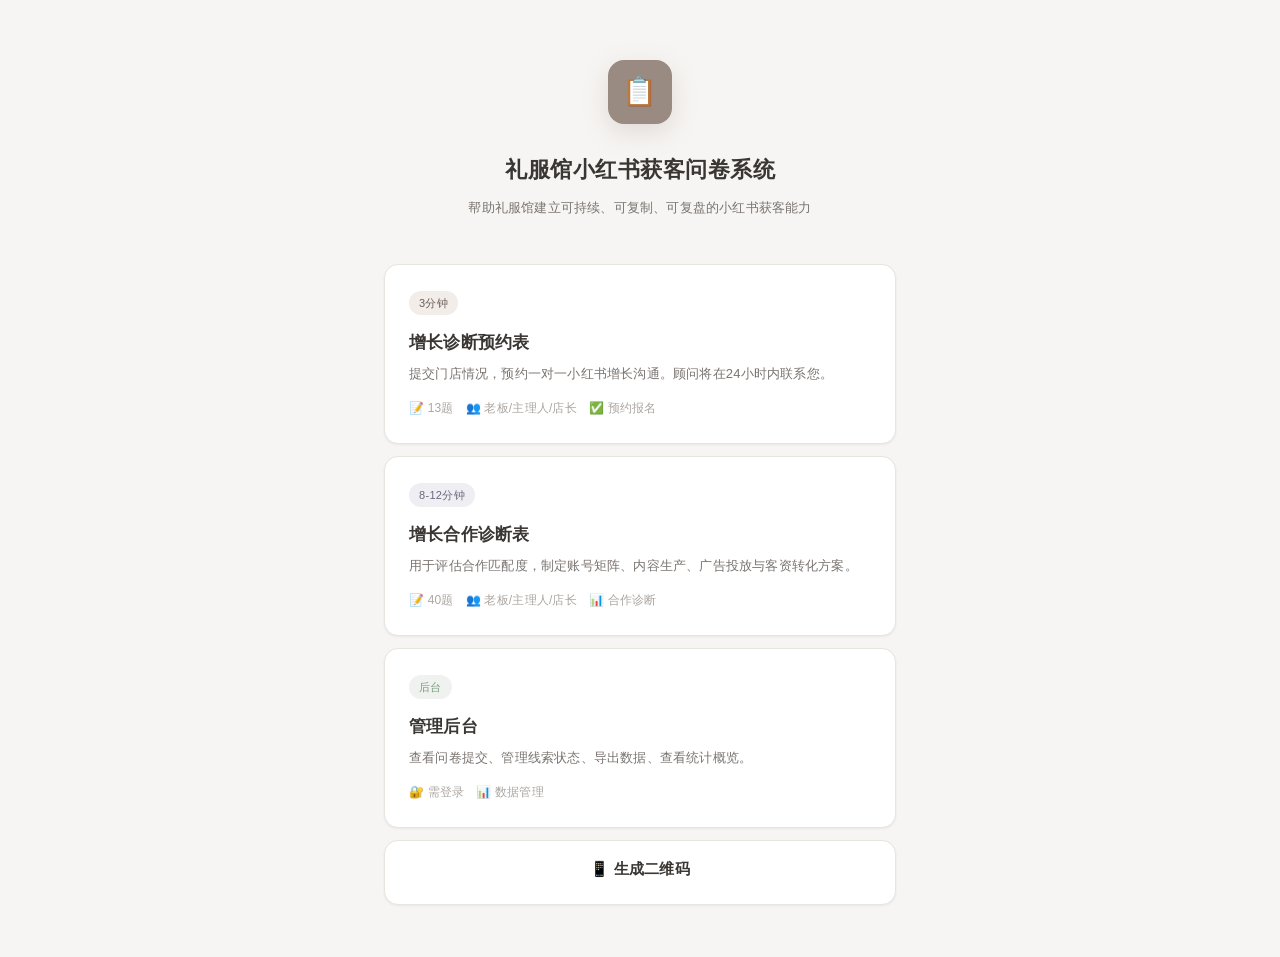
<file: index.html>
<!DOCTYPE html>
<html lang="zh-CN">
<head>
  <meta charset="UTF-8">
  <meta name="viewport" content="width=device-width, initial-scale=1.0">
  <title>礼服馆小红书获客问卷系统</title>
  <link rel="stylesheet" href="css/style.css">
</head>
<body>
  <div class="home-container">
    <div class="home-logo">📋</div>
    <div class="home-title">礼服馆小红书获客问卷系统</div>
    <div class="home-subtitle">帮助礼服馆建立可持续、可复制、可复盘的小红书获客能力</div>

    <a class="home-card" href="booking.html">
      <span class="home-card-tag booking">3分钟</span>
      <div class="home-card-title">增长诊断预约表</div>
      <div class="home-card-desc">提交门店情况，预约一对一小红书增长沟通。顾问将在24小时内联系您。</div>
      <div class="home-card-meta">
        <span>📝 13题</span>
        <span>👥 老板/主理人/店长</span>
        <span>✅ 预约报名</span>
      </div>
    </a>

    <a class="home-card" href="diagnostic.html">
      <span class="home-card-tag diagnostic">8-12分钟</span>
      <div class="home-card-title">增长合作诊断表</div>
      <div class="home-card-desc">用于评估合作匹配度，制定账号矩阵、内容生产、广告投放与客资转化方案。</div>
      <div class="home-card-meta">
        <span>📝 40题</span>
        <span>👥 老板/主理人/店长</span>
        <span>📊 合作诊断</span>
      </div>
    </a>

    <a class="home-card" href="admin.html">
      <span class="home-card-tag admin">后台</span>
      <div class="home-card-title">管理后台</div>
      <div class="home-card-desc">查看问卷提交、管理线索状态、导出数据、查看统计概览。</div>
      <div class="home-card-meta">
        <span>🔐 需登录</span>
        <span>📊 数据管理</span>
      </div>
    </a>

    <a class="home-card" href="qrcode.html" style="text-align:center; padding:16px;">
      <div class="home-card-title" style="font-size:15px;">📱 生成二维码</div>
    </a>
  </div>
</body>
</html>
</file>
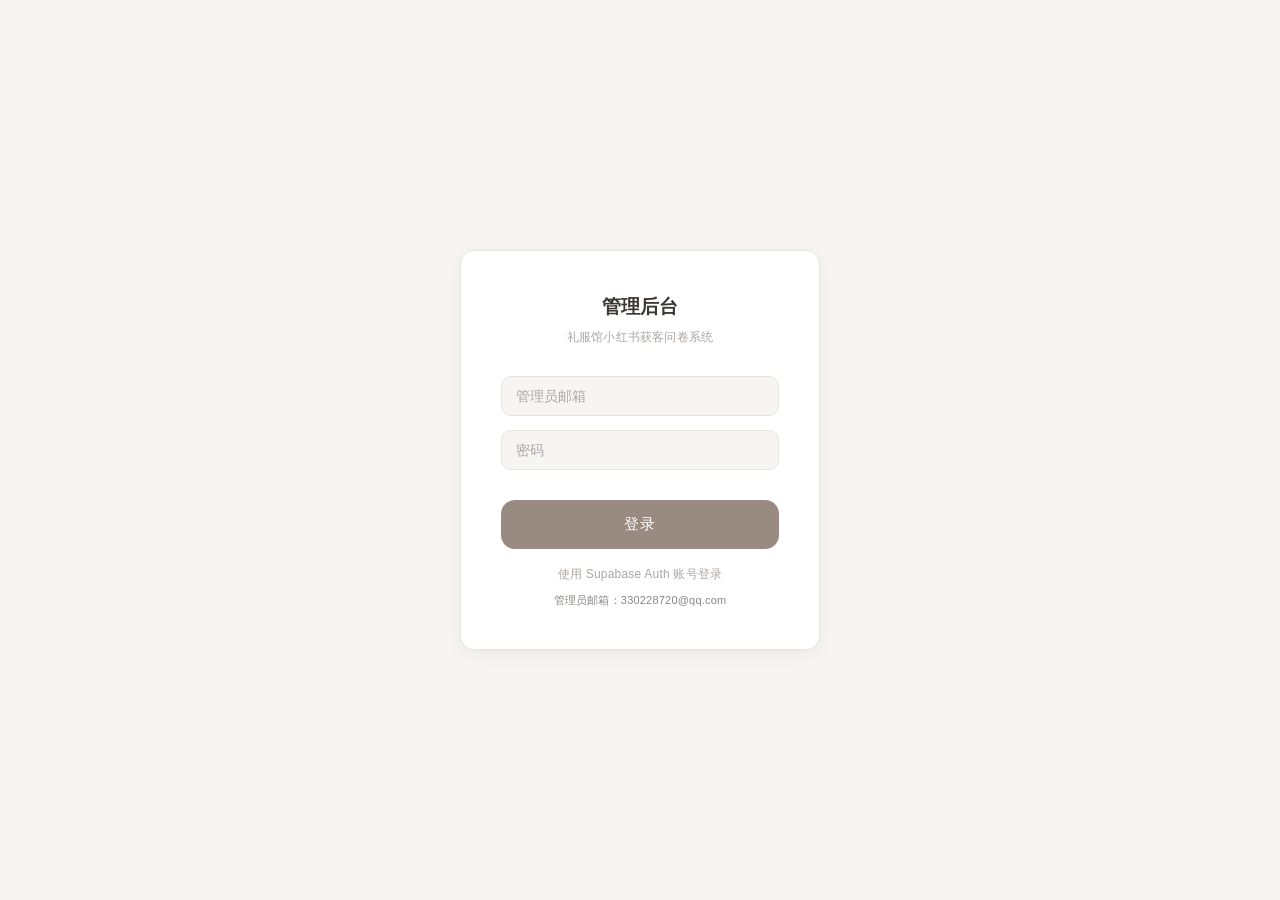
<file: admin.html>
<!DOCTYPE html>
<html lang="zh-CN">
<head>
  <meta charset="UTF-8">
  <meta name="viewport" content="width=device-width, initial-scale=1.0">
  <title>管理后台 - 礼服馆小红书获客问卷系统</title>
  <link rel="stylesheet" href="css/style.css">
</head>
<body>
  <div id="loginPage" class="login-container">
    <div class="login-card">
      <div class="login-title">管理后台</div>
      <div class="login-subtitle">礼服馆小红书获客问卷系统</div>
      <div class="login-form">
        <input type="email" class="input-text" id="loginUser" placeholder="管理员邮箱">
        <input type="password" class="input-text" id="loginPass" placeholder="密码">
        <button class="submit-btn" onclick="doLogin()">登录</button>
      </div>
      <div style="margin-top:16px;font-size:12px;color:var(--text-light);text-align:center;">使用 Supabase Auth 账号登录</div>
      <div style="margin-top:6px;font-size:11px;color:var(--text-lighter);text-align:center;opacity:0.6;">管理员邮箱：330228720@qq.com</div>
    </div>
  </div>

  <div id="adminPage" class="admin-layout" style="display:none;">
    <div class="admin-sidebar">
      <div class="admin-logo">📋 <span>问卷管理</span></div>
      <div class="admin-nav">
        <div class="admin-nav-item active" onclick="switchTab('dashboard', event)">
          <span class="admin-nav-icon">📊</span> <span>概览</span>
        </div>
        <div class="admin-nav-item" onclick="switchTab('bookings', event)">
          <span class="admin-nav-icon">📝</span> <span>预约表</span>
        </div>
        <div class="admin-nav-item" onclick="switchTab('diagnostics', event)">
          <span class="admin-nav-icon">📋</span> <span>诊断表</span>
        </div>
        <div class="admin-nav-item" onclick="switchTab('qrcode', event)">
          <span class="admin-nav-icon">📱</span> <span>二维码</span>
        </div>
        <div class="admin-nav-item" onclick="doLogout()" style="margin-top:auto;border-top:1px solid rgba(255,255,255,0.1);">
          <span class="admin-nav-icon">🚪</span> <span>退出登录</span>
        </div>
      </div>
    </div>

    <div class="admin-main">
      <div id="tab-dashboard">
        <div class="admin-header">
          <div class="admin-title">数据概览</div>
          <button class="btn btn-outline" onclick="loadStats()">🔄 刷新</button>
        </div>
        <div class="stats-grid" id="statsGrid">
          <div class="stat-card">
            <div class="stat-label">预约表总数</div>
            <div class="stat-value" id="stat-booking-total">-</div>
          </div>
          <div class="stat-card">
            <div class="stat-label">待处理预约</div>
            <div class="stat-value warning" id="stat-booking-pending">-</div>
          </div>
          <div class="stat-card">
            <div class="stat-label">诊断表总数</div>
            <div class="stat-value" id="stat-diagnostic-total">-</div>
          </div>
          <div class="stat-card">
            <div class="stat-label">待处理诊断</div>
            <div class="stat-value warning" id="stat-diagnostic-pending">-</div>
          </div>
          <div class="stat-card">
            <div class="stat-label">已完成跟进</div>
            <div class="stat-value success" id="stat-done">-</div>
          </div>
          <div class="stat-card">
            <div class="stat-label">⚠️ 高风险承接</div>
            <div class="stat-value danger" id="stat-highrisk">-</div>
          </div>
        </div>
        <div class="data-table">
          <div class="table-toolbar">
            <div style="font-weight:600;">最近提交（预约表）</div>
            <button class="btn btn-outline" onclick="switchTab('bookings', event)">查看全部 →</button>
          </div>
          <table>
            <thead><tr><th>门店名称</th><th>城市</th><th>联系人</th><th>联系方式</th><th>提交时间</th><th>状态</th><th>操作</th></tr></thead>
            <tbody id="recentBookings"></tbody>
          </table>
        </div>
      </div>

      <div id="tab-bookings" style="display:none;">
        <div class="admin-header">
          <div class="admin-title">预约表管理</div>
          <div style="display:flex;gap:8px;">
            <button class="btn btn-outline" onclick="loadBookings()">🔄 刷新</button>
            <button class="btn btn-outline" onclick="exportData('booking')">📥 导出CSV</button>
          </div>
        </div>
        <div class="data-table">
          <div class="table-toolbar">
            <div class="search-box">
              <input type="text" class="search-input" id="bookingSearch" placeholder="搜索门店/城市/联系人" onkeyup="if(event.key==='Enter')loadBookings()">
              <select class="filter-select" id="bookingStatus">
                <option value="">全部状态</option>
                <option value="pending">待处理</option>
                <option value="following">跟进中</option>
                <option value="done">已完成</option>
              </select>
              <button class="btn btn-primary" onclick="bookingPage=1;loadBookings()">搜索</button>
            </div>
          </div>
          <table>
            <thead><tr><th>门店名称</th><th>城市</th><th>联系人</th><th>联系方式</th><th>主营业务</th><th>客单价</th><th>提交时间</th><th>状态</th><th>操作</th></tr></thead>
            <tbody id="bookingsTable"></tbody>
          </table>
          <div class="pagination">
            <div id="bookingPageInfo" class="pagination-info"></div>
            <div class="pagination-buttons">
              <button class="btn btn-outline" id="bookingPrev" onclick="changeBookingPage(-1)">上一页</button>
              <button class="btn btn-outline" id="bookingNext" onclick="changeBookingPage(1)">下一页</button>
            </div>
          </div>
        </div>
      </div>

      <div id="tab-diagnostics" style="display:none;">
        <div class="admin-header">
          <div class="admin-title">诊断表管理</div>
          <div style="display:flex;gap:8px;">
            <button class="btn btn-outline" onclick="loadDiagnostics()">🔄 刷新</button>
            <button class="btn btn-outline" onclick="exportData('diagnostic')">📥 导出CSV</button>
          </div>
        </div>
        <div class="data-table">
          <div class="table-toolbar">
            <div class="search-box">
              <input type="text" class="search-input" id="diagSearch" placeholder="搜索门店/城市" onkeyup="if(event.key==='Enter')loadDiagnostics()">
              <select class="filter-select" id="diagStatus">
                <option value="">全部状态</option>
                <option value="pending">待处理</option>
                <option value="following">跟进中</option>
                <option value="done">已完成</option>
              </select>
              <button class="btn btn-primary" onclick="diagPage=1;loadDiagnostics()">搜索</button>
            </div>
          </div>
          <table>
            <thead><tr><th>门店名称</th><th>城市</th><th>客单价</th><th>账号数</th><th>回复时效</th><th>提交时间</th><th>状态</th><th>操作</th></tr></thead>
            <tbody id="diagnosticsTable"></tbody>
          </table>
          <div class="pagination">
            <div id="diagPageInfo" class="pagination-info"></div>
            <div class="pagination-buttons">
              <button class="btn btn-outline" id="diagPrev" onclick="changeDiagPage(-1)">上一页</button>
              <button class="btn btn-outline" id="diagNext" onclick="changeDiagPage(1)">下一页</button>
            </div>
          </div>
        </div>
      </div>

      <div id="tab-qrcode" style="display:none;">
        <div class="admin-header">
          <div class="admin-title">二维码生成</div>
        </div>
        <div class="qrcode-grid">
          <div class="qrcode-card">
            <div class="qrcode-card-title">预约表二维码</div>
            <div class="qrcode-card-desc">扫码直接打开增长诊断预约表</div>
            <div class="qrcode-image" id="qrBooking"></div>
            <div class="qrcode-actions">
              <button class="btn btn-outline" onclick="downloadQR('booking')">📥 下载</button>
            </div>
            <div class="qrcode-url" id="qrBookingUrl"></div>
          </div>
          <div class="qrcode-card">
            <div class="qrcode-card-title">诊断表二维码</div>
            <div class="qrcode-card-desc">扫码直接打开合作诊断表</div>
            <div class="qrcode-image" id="qrDiagnostic"></div>
            <div class="qrcode-actions">
              <button class="btn btn-outline" onclick="downloadQR('diagnostic')">📥 下载</button>
            </div>
            <div class="qrcode-url" id="qrDiagnosticUrl"></div>
          </div>
        </div>
      </div>
    </div>
  </div>

  <div class="detail-overlay" id="detailOverlay">
    <div class="detail-modal" id="detailModal"></div>
  </div>

  <script src="js/supabase.min.js"></script>
  <script src="js/supabase-config.js"></script>
  <script>
    let isLoggedIn = false;
    let currentTab = 'dashboard';
    let bookingPage = 1;
    let diagPage = 1;
    const limit = 20;

    // ============ 初始化：检查登录状态 ============
    (async function init() {
      if (!checkSupabaseConfig()) return;
      const { data: { session } } = await supabase.auth.getSession();
      if (session) {
        showAdmin();
      }
    })();

    function showAdmin() {
      isLoggedIn = true;
      document.getElementById('loginPage').style.display = 'none';
      document.getElementById('adminPage').style.display = 'flex';
      loadStats();
      loadRecentBookings();
    }

    // ============ 登录 ============
    async function doLogin() {
      if (!checkSupabaseConfig()) return;
      const email = document.getElementById('loginUser').value.trim();
      const password = document.getElementById('loginPass').value;
      if (!email || !password) { alert('请输入邮箱和密码'); return; }

      const { data, error } = await supabase.auth.signInWithPassword({ email, password });
      if (error) {
        alert('登录失败：' + error.message);
        return;
      }
      showAdmin();
    }

    document.addEventListener('DOMContentLoaded', () => {
      const passInput = document.getElementById('loginPass');
      if (passInput) {
        passInput.addEventListener('keyup', e => { if (e.key === 'Enter') doLogin(); });
      }
    });

    // ============ 退出登录 ============
    async function doLogout() {
      await supabase.auth.signOut();
      isLoggedIn = false;
      document.getElementById('adminPage').style.display = 'none';
      document.getElementById('loginPage').style.display = 'flex';
      document.getElementById('loginPass').value = '';
    }

    // ============ 切换Tab ============
    function switchTab(tab, event) {
      currentTab = tab;
      document.querySelectorAll('.admin-nav-item').forEach(el => el.classList.remove('active'));
      if (event) event.target.closest('.admin-nav-item').classList.add('active');
      document.querySelectorAll('[id^="tab-"]').forEach(el => el.style.display = 'none');
      const tabEl = document.getElementById('tab-' + tab);
      if (tabEl) tabEl.style.display = 'block';
      if (tab === 'dashboard') { loadStats(); loadRecentBookings(); }
      if (tab === 'bookings') loadBookings();
      if (tab === 'diagnostics') loadDiagnostics();
      if (tab === 'qrcode') loadQRCodes();
    }

    // ============ 统计 ============
    async function loadStats() {
      try {
        const [
          { count: bt }, { count: bp }, { count: bd },
          { count: dt }, { count: dp }, { count: dd }, { count: hr }
        ] = await Promise.all([
          supabase.from('bookings').select('*', { count: 'exact', head: true }),
          supabase.from('bookings').select('*', { count: 'exact', head: true }).eq('status', 'pending'),
          supabase.from('bookings').select('*', { count: 'exact', head: true }).eq('status', 'done'),
          supabase.from('diagnostics').select('*', { count: 'exact', head: true }),
          supabase.from('diagnostics').select('*', { count: 'exact', head: true }).eq('status', 'pending'),
          supabase.from('diagnostics').select('*', { count: 'exact', head: true }).eq('status', 'done'),
          supabase.from('diagnostics').select('*', { count: 'exact', head: true }).eq('response_time', '基本无人跟进')
        ]);
        document.getElementById('stat-booking-total').textContent = bt || 0;
        document.getElementById('stat-booking-pending').textContent = bp || 0;
        document.getElementById('stat-diagnostic-total').textContent = dt || 0;
        document.getElementById('stat-diagnostic-pending').textContent = dp || 0;
        document.getElementById('stat-done').textContent = (bd || 0) + (dd || 0);
        document.getElementById('stat-highrisk').textContent = hr || 0;
      } catch (e) { console.error('Stats error:', e); }
    }

    // ============ 最近预约 ============
    async function loadRecentBookings() {
      try {
        const { data, error } = await supabase.from('bookings').select('*').order('created_at', { ascending: false }).limit(5);
        if (error) throw error;
        const tbody = document.getElementById('recentBookings');
        if (!data || data.length === 0) {
          tbody.innerHTML = '<tr><td colspan="7" style="text-align:center;color:#999;padding:24px;">暂无数据</td></tr>';
          return;
        }
        tbody.innerHTML = data.map(r => `
          <tr>
            <td>${esc(r.store_name)}</td>
            <td>${esc(r.city)}</td>
            <td>${esc(r.contact_name)}</td>
            <td>${esc(r.contact_info)}</td>
            <td>${formatTime(r.created_at)}</td>
            <td><span class="status-badge status-${r.status}">${statusText(r.status)}</span></td>
            <td><button class="btn btn-outline" onclick="viewBooking('${r.id}')">详情</button></td>
          </tr>
        `).join('');
      } catch (e) { console.error(e); }
    }

    // ============ 预约表列表 ============
    async function loadBookings() {
      try {
        const search = document.getElementById('bookingSearch').value.trim();
        const status = document.getElementById('bookingStatus').value;
        let query = supabase.from('bookings').select('*', { count: 'exact' }).order('created_at', { ascending: false });
        if (search) {
          query = query.or(`store_name.ilike.%${search}%,city.ilike.%${search}%,contact_name.ilike.%${search}%,contact_info.ilike.%${search}%`);
        }
        if (status) query = query.eq('status', status);
        query = query.range((bookingPage - 1) * limit, bookingPage * limit - 1);
        const { data, error, count } = await query;
        if (error) throw error;
        const tbody = document.getElementById('bookingsTable');
        if (!data || data.length === 0) {
          tbody.innerHTML = '<tr><td colspan="9" style="text-align:center;color:#999;padding:24px;">暂无数据</td></tr>';
        } else {
          tbody.innerHTML = data.map(r => `
            <tr>
              <td>${esc(r.store_name)}</td>
              <td>${esc(r.city)}</td>
              <td>${esc(r.contact_name)}</td>
              <td>${esc(r.contact_info)}</td>
              <td>${esc(r.main_business) || '-'}</td>
              <td>${esc(r.price_range) || '-'}</td>
              <td>${formatTime(r.created_at)}</td>
              <td>
                <select class="filter-select" onchange="updateStatus('booking','${r.id}',this.value)">
                  <option value="pending" ${r.status==='pending'?'selected':''}>待处理</option>
                  <option value="following" ${r.status==='following'?'selected':''}>跟进中</option>
                  <option value="done" ${r.status==='done'?'selected':''}>已完成</option>
                </select>
              </td>
              <td><button class="btn btn-outline" onclick="viewBooking('${r.id}')">详情</button></td>
            </tr>
          `).join('');
        }
        const total = count || 0;
        document.getElementById('bookingPageInfo').textContent = `第 ${bookingPage} 页 / 共 ${Math.ceil(total/limit)||1} 页（${total} 条）`;
        document.getElementById('bookingPrev').disabled = bookingPage <= 1;
        document.getElementById('bookingNext').disabled = bookingPage >= Math.ceil(total/limit);
      } catch (e) { console.error(e); alert('加载失败：' + e.message); }
    }

    function changeBookingPage(delta) {
      bookingPage += delta;
      if (bookingPage < 1) bookingPage = 1;
      loadBookings();
    }

    // ============ 诊断表列表 ============
    async function loadDiagnostics() {
      try {
        const search = document.getElementById('diagSearch').value.trim();
        const status = document.getElementById('diagStatus').value;
        let query = supabase.from('diagnostics').select('*', { count: 'exact' }).order('created_at', { ascending: false });
        if (search) {
          query = query.or(`store_name.ilike.%${search}%,city.ilike.%${search}%`);
        }
        if (status) query = query.eq('status', status);
        query = query.range((diagPage - 1) * limit, diagPage * limit - 1);
        const { data, error, count } = await query;
        if (error) throw error;
        const tbody = document.getElementById('diagnosticsTable');
        if (!data || data.length === 0) {
          tbody.innerHTML = '<tr><td colspan="8" style="text-align:center;color:#999;padding:24px;">暂无数据</td></tr>';
        } else {
          tbody.innerHTML = data.map(r => `
            <tr>
              <td>${esc(r.store_name)}</td>
              <td>${esc(r.city)}</td>
              <td>${esc(r.price_range) || '-'}</td>
              <td>${esc(r.account_count) || '-'}</td>
              <td>${esc(r.response_time) || '-'}${r.response_time==='基本无人跟进'?'<span class="risk-badge">高风险</span>':''}</td>
              <td>${formatTime(r.created_at)}</td>
              <td>
                <select class="filter-select" onchange="updateStatus('diagnostic','${r.id}',this.value)">
                  <option value="pending" ${r.status==='pending'?'selected':''}>待处理</option>
                  <option value="following" ${r.status==='following'?'selected':''}>跟进中</option>
                  <option value="done" ${r.status==='done'?'selected':''}>已完成</option>
                </select>
              </td>
              <td><button class="btn btn-outline" onclick="viewDiagnostic('${r.id}')">详情</button></td>
            </tr>
          `).join('');
        }
        const total = count || 0;
        document.getElementById('diagPageInfo').textContent = `第 ${diagPage} 页 / 共 ${Math.ceil(total/limit)||1} 页（${total} 条）`;
        document.getElementById('diagPrev').disabled = diagPage <= 1;
        document.getElementById('diagNext').disabled = diagPage >= Math.ceil(total/limit);
      } catch (e) { console.error(e); alert('加载失败：' + e.message); }
    }

    function changeDiagPage(delta) {
      diagPage += delta;
      if (diagPage < 1) diagPage = 1;
      loadDiagnostics();
    }

    // ============ 更新状态 ============
    async function updateStatus(type, id, status) {
      try {
        const table = type === 'booking' ? 'bookings' : 'diagnostics';
        const { error } = await supabase.from(table).update({ status }).eq('id', id);
        if (error) throw error;
      } catch (e) { alert('更新失败：' + e.message); }
    }

    // ============ 预约详情 ============
    async function viewBooking(id) {
      try {
        const { data: d, error } = await supabase.from('bookings').select('*').eq('id', id).single();
        if (error) throw error;
        document.getElementById('detailModal').innerHTML = `
          <div class="detail-header">
            <div class="detail-title">${esc(d.store_name)} - 预约详情</div>
            <button class="detail-close" onclick="closeDetail()">&times;</button>
          </div>
          <div class="detail-section">
            <div class="detail-section-title">门店与联系人</div>
            <div class="detail-row"><div class="detail-label">门店名称</div><div class="detail-value">${esc(d.store_name)}</div></div>
            <div class="detail-row"><div class="detail-label">城市及服务区域</div><div class="detail-value">${esc(d.city)}</div></div>
            <div class="detail-row"><div class="detail-label">身份</div><div class="detail-value">${esc(d.identity)}</div></div>
            <div class="detail-row"><div class="detail-label">联系人</div><div class="detail-value">${esc(d.contact_name)}</div></div>
            <div class="detail-row"><div class="detail-label">联系方式</div><div class="detail-value">${esc(d.contact_info)}</div></div>
          </div>
          <div class="detail-section">
            <div class="detail-section-title">门店基础情况</div>
            <div class="detail-row"><div class="detail-label">主营业务</div><div class="detail-value">${esc(d.main_business) || '-'}</div></div>
            <div class="detail-row"><div class="detail-label">主力客单价</div><div class="detail-value">${esc(d.price_range) || '-'}</div></div>
          </div>
          <div class="detail-section">
            <div class="detail-section-title">当前需求</div>
            <div class="detail-row"><div class="detail-label">最想解决的问题</div><div class="detail-value">${esc(d.main_problem) || '-'}</div></div>
            <div class="detail-row"><div class="detail-label">账号状态</div><div class="detail-value">${esc(d.account_status) || '-'}</div></div>
            <div class="detail-row"><div class="detail-label">广告投放状态</div><div class="detail-value">${esc(d.ad_status) || '-'}</div></div>
          </div>
          <div class="detail-section">
            <div class="detail-section-title">沟通偏好</div>
            <div class="detail-row"><div class="detail-label">沟通方式</div><div class="detail-value">${esc(d.comm_method) || '-'}</div></div>
            <div class="detail-row"><div class="detail-label">沟通时间</div><div class="detail-value">${esc(d.comm_time) || '-'}</div></div>
            <div class="detail-row"><div class="detail-label">10分钟切入点</div><div class="detail-value">${esc(d.quick_question) || '-'}</div></div>
          </div>
          <div class="detail-section">
            <div class="detail-row"><div class="detail-label">提交时间</div><div class="detail-value">${formatTime(d.created_at)}</div></div>
          </div>
          <div class="detail-actions">
            <button class="btn btn-primary" onclick="updateAndClose('booking','${d.id}','following')">标记跟进中</button>
            <button class="btn btn-primary" onclick="updateAndClose('booking','${d.id}','done')">标记已完成</button>
            <button class="btn btn-outline" onclick="closeDetail()">关闭</button>
          </div>
        `;
        document.getElementById('detailOverlay').classList.add('show');
      } catch (e) { alert('加载失败：' + e.message); }
    }

    // ============ 诊断详情 ============
    async function viewDiagnostic(id) {
      try {
        const { data: d, error } = await supabase.from('diagnostics').select('*').eq('id', id).single();
        if (error) throw error;
        const fieldLabels = {
          store_name: '门店名称', city: '城市及服务区域', store_age: '成立年限', store_area: '门店面积',
          categories: '主营品类', business_model: '经营模式', price_range: '主力客单价', business_goal: '核心经营目标',
          advantages: '竞争优势', popular_products: '热门礼服/套餐', customer_concerns: '客户顾虑', competitors: '竞争对手',
          xhs_consults_30d: '近30天有效咨询', xhs_visits_30d: '近30天预约到店', xhs_deals_30d: '近30天成交',
          photo_count: '客片数量', photo_auth: '客片授权', weekly_materials: '每周可提供素材', on_camera_person: '可出镜人员', content_menpower: '内容人力',
          account_count: '账号数量', account_names: '账号昵称', account_owners: '账号负责人', post_frequency: '发布频率', account_issues: '账号矩阵问题', avg_exposure: '平均曝光',
          ad_history: '投放经历', ad_account: '广告账户', ad_spend_90d: '近90天消耗', ad_results: '投放结果', ad_no_data_reason: '无数据原因', ad_budget: '广告预算', ad_goal: '广告目标',
          consult_handler: '咨询跟进人', response_time: '回复时效', project_contact: '项目对接人', monthly_shoot: '拍摄配合', cooperation_period: '合作周期', agree_diagnosis: '同意诊断', agree_case: '同意案例'
        };
        const sections = [
          { title: '门店经营基础', fields: ['store_name','city','store_age','store_area','categories','business_model','price_range','business_goal'] },
          { title: '产品、客户与差异化', fields: ['advantages','popular_products','customer_concerns','competitors'] },
          { title: '经营数据', fields: ['xhs_consults_30d','xhs_visits_30d','xhs_deals_30d'] },
          { title: '素材与内容能力', fields: ['photo_count','photo_auth','weekly_materials','on_camera_person','content_menpower'] },
          { title: '账号矩阵', fields: ['account_count','account_names','account_owners','post_frequency','account_issues','avg_exposure'] },
          { title: '广告投放', fields: ['ad_history','ad_account','ad_spend_90d','ad_results','ad_no_data_reason','ad_budget','ad_goal'] },
          { title: '客资承接与团队配合', fields: ['consult_handler','response_time','project_contact','monthly_shoot','cooperation_period','agree_diagnosis','agree_case'] }
        ];

        let html = `
          <div class="detail-header">
            <div class="detail-title">${esc(d.store_name)} - 诊断详情</div>
            <button class="detail-close" onclick="closeDetail()">&times;</button>
          </div>
          ${d.response_time === '基本无人跟进' ? '<div class="info-banner" style="background:#F5E8E8;border-color:#D8B8B8;color:#8B5C5C;">⚠️ 高风险承接：该门店咨询基本无人跟进，建议优先补足客资承接能力</div>' : ''}
        `;
        sections.forEach(sec => {
          html += `<div class="detail-section"><div class="detail-section-title">${sec.title}</div>`;
          sec.fields.forEach(f => {
            html += `<div class="detail-row"><div class="detail-label">${fieldLabels[f]||f}</div><div class="detail-value">${esc(d[f]) || '-'}</div></div>`;
          });
          html += `</div>`;
        });
        html += `
          <div class="detail-section">
            <div class="detail-row"><div class="detail-label">提交时间</div><div class="detail-value">${formatTime(d.created_at)}</div></div>
          </div>
          <div class="detail-actions">
            <button class="btn btn-primary" onclick="updateAndClose('diagnostic','${d.id}','following')">标记跟进中</button>
            <button class="btn btn-primary" onclick="updateAndClose('diagnostic','${d.id}','done')">标记已完成</button>
            <button class="btn btn-outline" onclick="closeDetail()">关闭</button>
          </div>
        `;
        document.getElementById('detailModal').innerHTML = html;
        document.getElementById('detailOverlay').classList.add('show');
      } catch (e) { alert('加载失败：' + e.message); }
    }

    function closeDetail() { document.getElementById('detailOverlay').classList.remove('show'); }

    async function updateAndClose(type, id, status) {
      await updateStatus(type, id, status);
      closeDetail();
      if (type === 'booking') loadBookings(); else loadDiagnostics();
    }

    // ============ 导出CSV ============
    async function exportData(type) {
      try {
        const table = type === 'booking' ? 'bookings' : 'diagnostics';
        const { data, error } = await supabase.from(table).select('*').order('created_at', { ascending: false });
        if (error) throw error;
        if (!data || data.length === 0) { alert('暂无数据'); return; }

        const headers = Object.keys(data[0]);
        const csvLines = [headers.join(',')];
        data.forEach(row => {
          csvLines.push(headers.map(h => {
            let val = row[h];
            if (Array.isArray(val)) val = val.join('、');
            return `"${String(val || '').replace(/"/g, '""')}"`;
          }).join(','));
        });

        const blob = new Blob(['\ufeff' + csvLines.join('\n')], { type: 'text/csv;charset=utf-8' });
        const url = URL.createObjectURL(blob);
        const a = document.createElement('a');
        a.href = url;
        a.download = `${type}_${Date.now()}.csv`;
        a.click();
        URL.revokeObjectURL(url);
      } catch (e) { alert('导出失败：' + e.message); }
    }

    // ============ 二维码 ============
    function loadQRCodes() {
      const baseUrl = window.location.origin + window.location.pathname.replace(/[^/]*$/, '');
      const bookingUrl = `${baseUrl}booking.html`;
      const diagUrl = `${baseUrl}diagnostic.html`;
      document.getElementById('qrBookingUrl').textContent = bookingUrl;
      document.getElementById('qrDiagnosticUrl').textContent = diagUrl;
      document.getElementById('qrBooking').innerHTML = `<img src="https://api.qrserver.com/v1/create-qr-code/?size=200x200&data=${encodeURIComponent(bookingUrl)}" alt="预约表二维码">`;
      document.getElementById('qrDiagnostic').innerHTML = `<img src="https://api.qrserver.com/v1/create-qr-code/?size=200x200&data=${encodeURIComponent(diagUrl)}" alt="诊断表二维码">`;
    }

    function downloadQR(type) {
      const url = type === 'booking' ? document.querySelector('#qrBooking img').src : document.querySelector('#qrDiagnostic img').src;
      const a = document.createElement('a');
      a.href = url;
      a.download = `${type}_qrcode.png`;
      a.click();
    }

    // ============ 工具函数 ============
    function formatTime(t) {
      if (!t) return '-';
      try { return new Date(t).toLocaleString('zh-CN', { timeZone: 'Asia/Shanghai' }); } catch { return String(t); }
    }
    function statusText(s) { return { pending: '待处理', following: '跟进中', done: '已完成' }[s] || s; }
    function esc(s) {
      if (s === null || s === undefined) return '';
      if (Array.isArray(s)) return s.map(item => String(item).replace(/&/g,'&amp;').replace(/</g,'&lt;').replace(/>/g,'&gt;').replace(/"/g,'&quot;')).join('、');
      return String(s).replace(/&/g,'&amp;').replace(/</g,'&lt;').replace(/>/g,'&gt;').replace(/"/g,'&quot;');
    }
  </script>
</body>
</html>
</file>
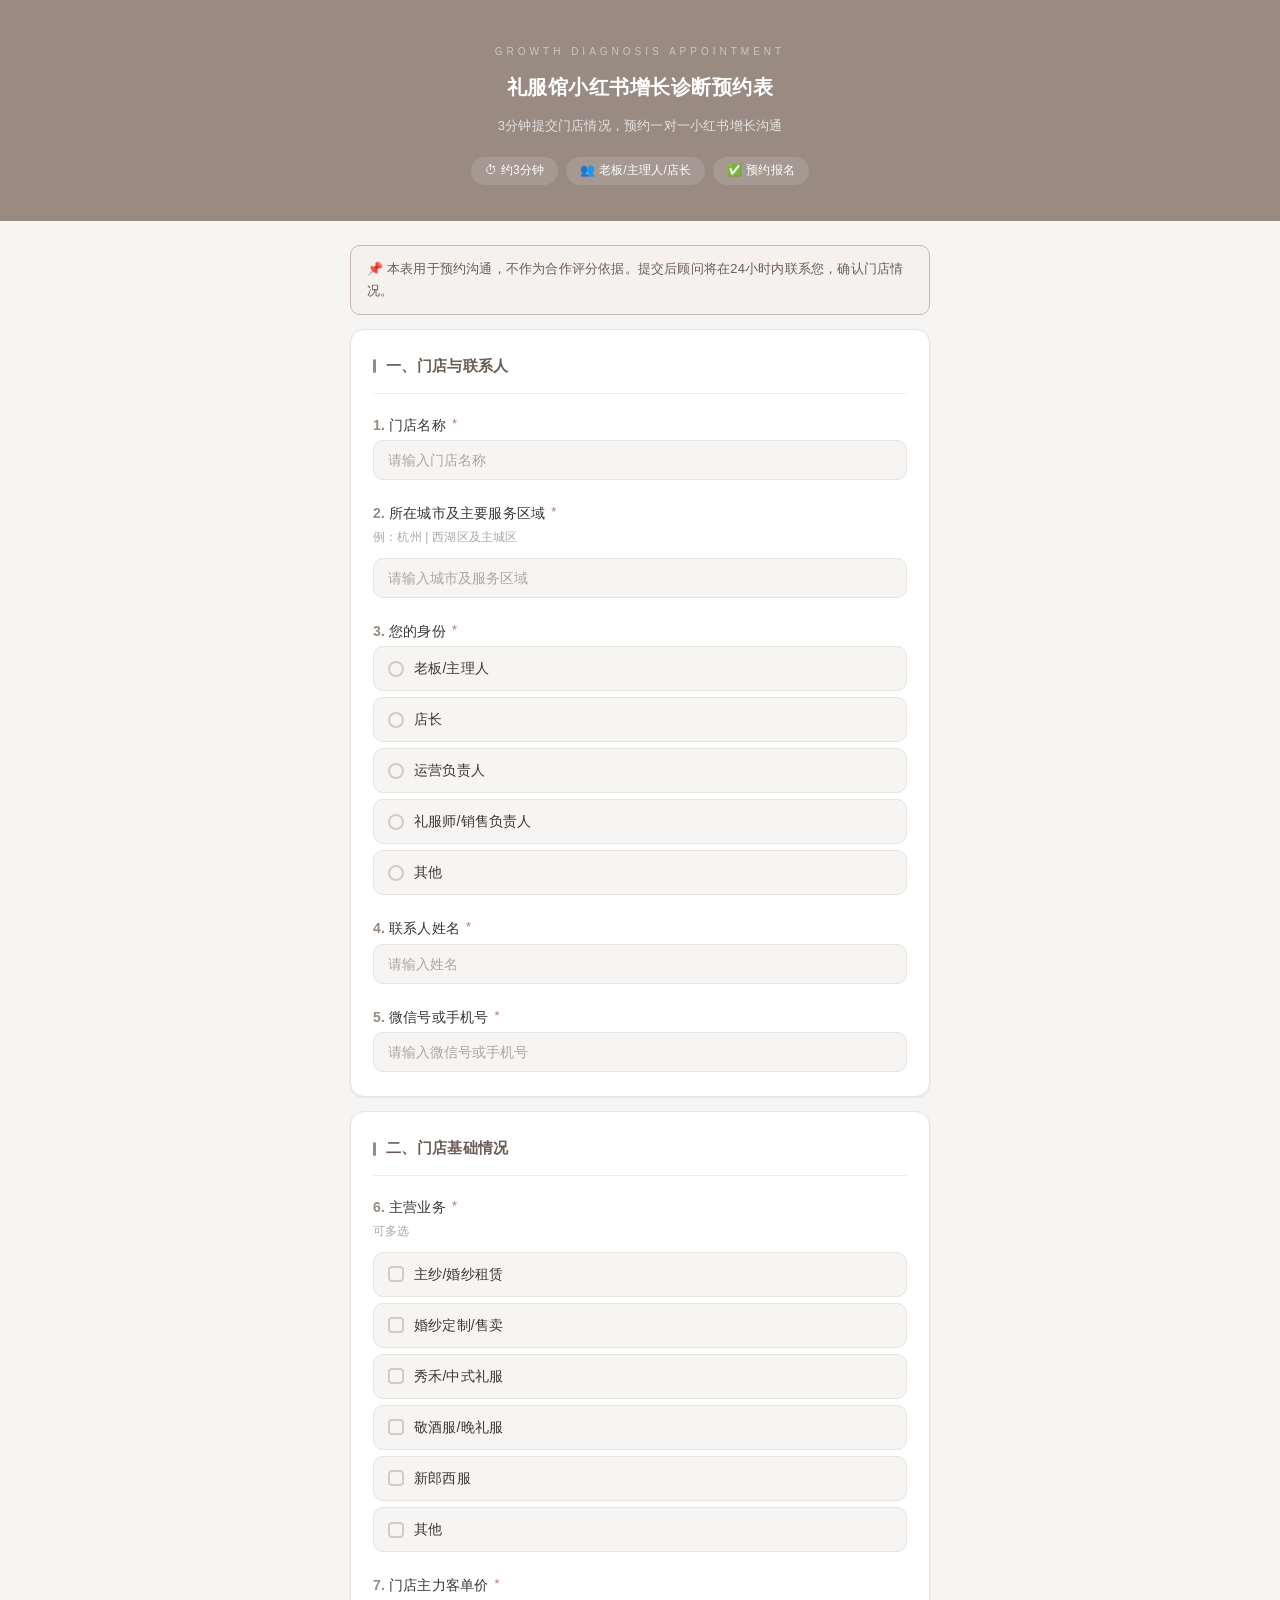
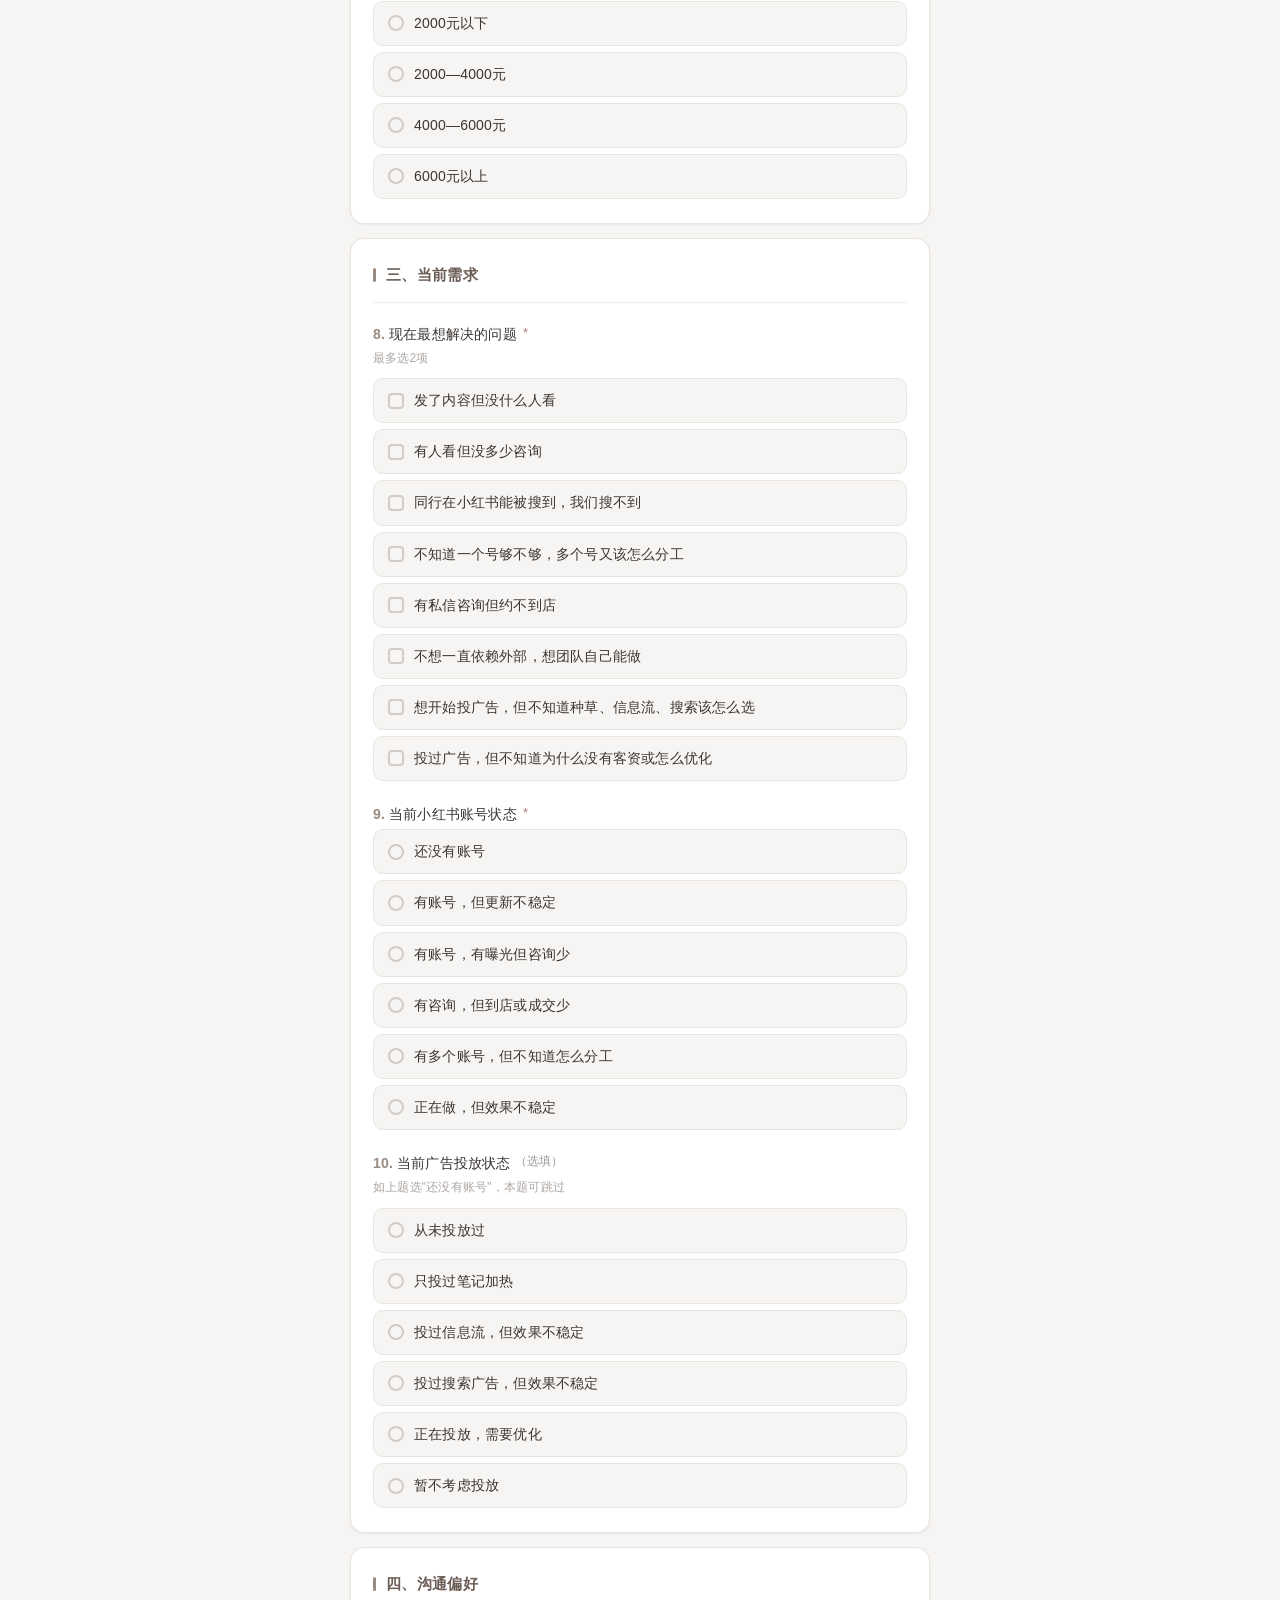
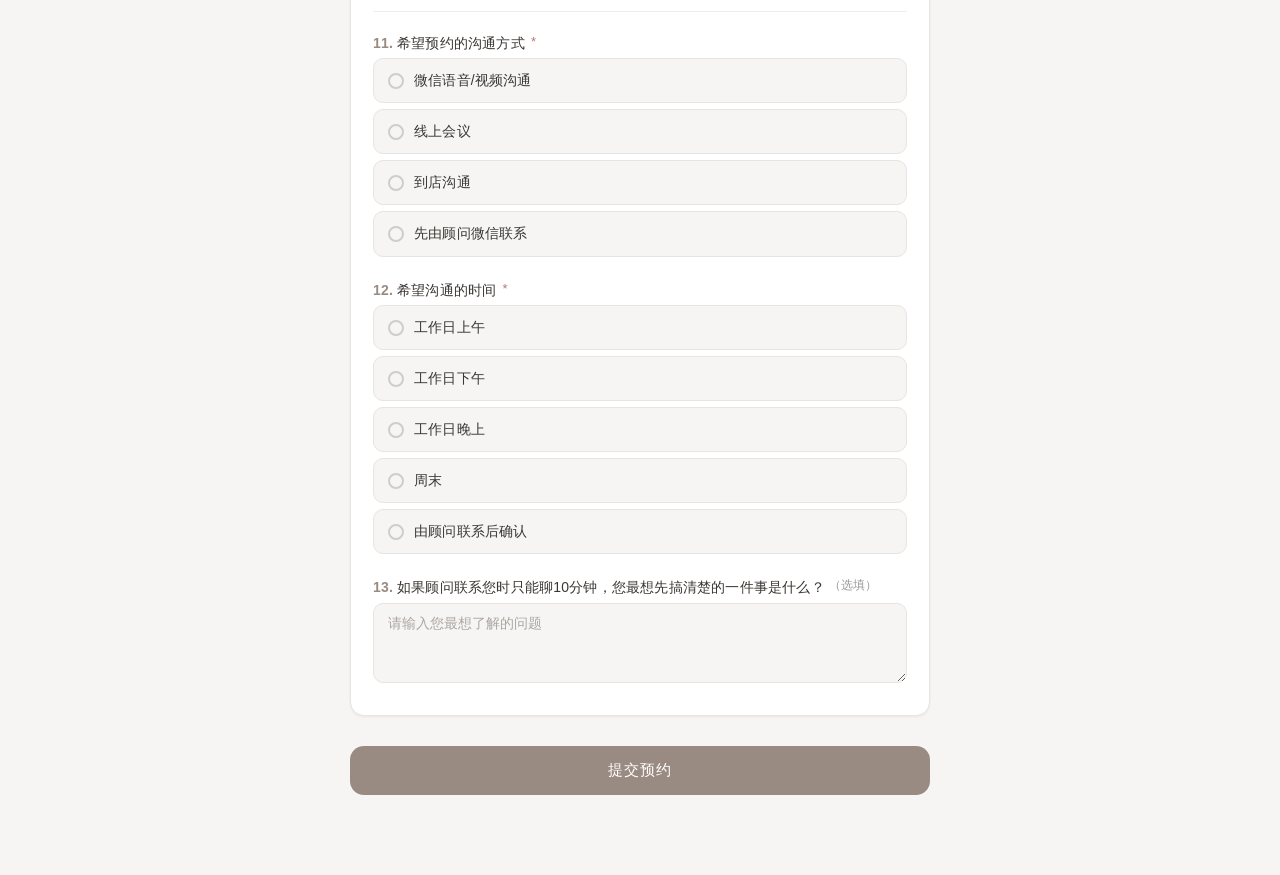
<file: booking.html>
<!DOCTYPE html>
<html lang="zh-CN">
<head>
  <meta charset="UTF-8">
  <meta name="viewport" content="width=device-width, initial-scale=1.0">
  <title>增长诊断预约表 - 礼服馆小红书获客</title>
  <link rel="stylesheet" href="css/style.css">
</head>
<body>
  <div class="progress-bar" style="width: 0;"></div>

  <div class="survey-header">
    <div class="survey-header-en">GROWTH DIAGNOSIS APPOINTMENT</div>
    <h1>礼服馆小红书增长诊断预约表</h1>
    <div class="survey-header-sub">3分钟提交门店情况，预约一对一小红书增长沟通</div>
    <div class="survey-header-tags">
      <span class="survey-header-tag">⏱ 约3分钟</span>
      <span class="survey-header-tag">👥 老板/主理人/店长</span>
      <span class="survey-header-tag">✅ 预约报名</span>
    </div>
  </div>

  <div class="survey-body">
    <div class="info-banner primary">
      📌 本表用于预约沟通，不作为合作评分依据。提交后顾问将在24小时内联系您，确认门店情况。
    </div>

    <div class="survey-section">
      <div class="survey-section-title">一、门店与联系人</div>
      <div class="question-item" data-qid="q1" data-required="true">
        <div class="question-label"><span class="question-num">1.</span> 门店名称 <span class="question-required">*</span></div>
        <input type="text" class="input-text" placeholder="请输入门店名称">
      </div>
      <div class="question-item" data-qid="q2" data-required="true">
        <div class="question-label"><span class="question-num">2.</span> 所在城市及主要服务区域 <span class="question-required">*</span></div>
        <div class="question-hint">例：杭州 | 西湖区及主城区</div>
        <input type="text" class="input-text" placeholder="请输入城市及服务区域">
      </div>
      <div class="question-item" data-qid="q3" data-required="true">
        <div class="question-label"><span class="question-num">3.</span> 您的身份 <span class="question-required">*</span></div>
        <div class="option-group" data-type="radio">
          <div class="option-item" data-value="老板/主理人"><div class="option-radio"></div><span class="option-text">老板/主理人</span></div>
          <div class="option-item" data-value="店长"><div class="option-radio"></div><span class="option-text">店长</span></div>
          <div class="option-item" data-value="运营负责人"><div class="option-radio"></div><span class="option-text">运营负责人</span></div>
          <div class="option-item" data-value="礼服师/销售负责人"><div class="option-radio"></div><span class="option-text">礼服师/销售负责人</span></div>
          <div class="option-item" data-value="其他"><div class="option-radio"></div><span class="option-text">其他</span></div>
        </div>
      </div>
      <div class="question-item" data-qid="q4" data-required="true">
        <div class="question-label"><span class="question-num">4.</span> 联系人姓名 <span class="question-required">*</span></div>
        <input type="text" class="input-text" placeholder="请输入姓名">
      </div>
      <div class="question-item" data-qid="q5" data-required="true">
        <div class="question-label"><span class="question-num">5.</span> 微信号或手机号 <span class="question-required">*</span></div>
        <input type="text" class="input-text" placeholder="请输入微信号或手机号">
      </div>
    </div>

    <div class="survey-section">
      <div class="survey-section-title">二、门店基础情况</div>
      <div class="question-item" data-qid="q6" data-required="true">
        <div class="question-label"><span class="question-num">6.</span> 主营业务 <span class="question-required">*</span></div>
        <div class="question-hint">可多选</div>
        <div class="option-group" data-type="checkbox">
          <div class="option-item" data-value="主纱/婚纱租赁"><div class="option-checkbox"></div><span class="option-text">主纱/婚纱租赁</span></div>
          <div class="option-item" data-value="婚纱定制/售卖"><div class="option-checkbox"></div><span class="option-text">婚纱定制/售卖</span></div>
          <div class="option-item" data-value="秀禾/中式礼服"><div class="option-checkbox"></div><span class="option-text">秀禾/中式礼服</span></div>
          <div class="option-item" data-value="敬酒服/晚礼服"><div class="option-checkbox"></div><span class="option-text">敬酒服/晚礼服</span></div>
          <div class="option-item" data-value="新郎西服"><div class="option-checkbox"></div><span class="option-text">新郎西服</span></div>
          <div class="option-item" data-value="其他"><div class="option-checkbox"></div><span class="option-text">其他</span></div>
        </div>
      </div>
      <div class="question-item" data-qid="q7" data-required="true">
        <div class="question-label"><span class="question-num">7.</span> 门店主力客单价 <span class="question-required">*</span></div>
        <div class="option-group" data-type="radio">
          <div class="option-item" data-value="2000元以下"><div class="option-radio"></div><span class="option-text">2000元以下</span></div>
          <div class="option-item" data-value="2000—4000元"><div class="option-radio"></div><span class="option-text">2000—4000元</span></div>
          <div class="option-item" data-value="4000—6000元"><div class="option-radio"></div><span class="option-text">4000—6000元</span></div>
          <div class="option-item" data-value="6000元以上"><div class="option-radio"></div><span class="option-text">6000元以上</span></div>
        </div>
      </div>
    </div>

    <div class="survey-section">
      <div class="survey-section-title">三、当前需求</div>
      <div class="question-item" data-qid="q8" data-required="true">
        <div class="question-label"><span class="question-num">8.</span> 现在最想解决的问题 <span class="question-required">*</span></div>
        <div class="question-hint">最多选2项</div>
        <div class="option-group" data-type="checkbox" data-max="2">
          <div class="option-item" data-value="发了内容但没什么人看"><div class="option-checkbox"></div><span class="option-text">发了内容但没什么人看</span></div>
          <div class="option-item" data-value="有人看但没多少咨询"><div class="option-checkbox"></div><span class="option-text">有人看但没多少咨询</span></div>
          <div class="option-item" data-value="同行在小红书能被搜到我们搜不到"><div class="option-checkbox"></div><span class="option-text">同行在小红书能被搜到，我们搜不到</span></div>
          <div class="option-item" data-value="不知道一个号够不够多个号该怎么分工"><div class="option-checkbox"></div><span class="option-text">不知道一个号够不够，多个号又该怎么分工</span></div>
          <div class="option-item" data-value="有私信咨询但约不到店"><div class="option-checkbox"></div><span class="option-text">有私信咨询但约不到店</span></div>
          <div class="option-item" data-value="不想依赖外部想团队自己能做"><div class="option-checkbox"></div><span class="option-text">不想一直依赖外部，想团队自己能做</span></div>
          <div class="option-item" data-value="想投广告但不知道怎么选"><div class="option-checkbox"></div><span class="option-text">想开始投广告，但不知道种草、信息流、搜索该怎么选</span></div>
          <div class="option-item" data-value="投过广告但不知道怎么优化"><div class="option-checkbox"></div><span class="option-text">投过广告，但不知道为什么没有客资或怎么优化</span></div>
        </div>
        <div class="option-max-hint">⚠️ 最多只能选择2项</div>
      </div>
      <div class="question-item" data-qid="q9" data-required="true">
        <div class="question-label"><span class="question-num">9.</span> 当前小红书账号状态 <span class="question-required">*</span></div>
        <div class="option-group" data-type="radio">
          <div class="option-item" data-value="还没有账号"><div class="option-radio"></div><span class="option-text">还没有账号</span></div>
          <div class="option-item" data-value="有账号但更新不稳定"><div class="option-radio"></div><span class="option-text">有账号，但更新不稳定</span></div>
          <div class="option-item" data-value="有账号有曝光但咨询少"><div class="option-radio"></div><span class="option-text">有账号，有曝光但咨询少</span></div>
          <div class="option-item" data-value="有咨询但到店或成交少"><div class="option-radio"></div><span class="option-text">有咨询，但到店或成交少</span></div>
          <div class="option-item" data-value="有多个账号但不知道怎么分工"><div class="option-radio"></div><span class="option-text">有多个账号，但不知道怎么分工</span></div>
          <div class="option-item" data-value="正在做但效果不稳定"><div class="option-radio"></div><span class="option-text">正在做，但效果不稳定</span></div>
        </div>
      </div>
      <div class="question-item" data-qid="q10" data-required="false">
        <div class="question-label"><span class="question-num">10.</span> 当前广告投放状态 <span style="font-size:12px;color:#999;">（选填）</span></div>
        <div class="question-hint">如上题选"还没有账号"，本题可跳过</div>
        <div class="option-group" data-type="radio">
          <div class="option-item" data-value="从未投放过"><div class="option-radio"></div><span class="option-text">从未投放过</span></div>
          <div class="option-item" data-value="只投过笔记加热"><div class="option-radio"></div><span class="option-text">只投过笔记加热</span></div>
          <div class="option-item" data-value="投过信息流但效果不稳定"><div class="option-radio"></div><span class="option-text">投过信息流，但效果不稳定</span></div>
          <div class="option-item" data-value="投过搜索广告但效果不稳定"><div class="option-radio"></div><span class="option-text">投过搜索广告，但效果不稳定</span></div>
          <div class="option-item" data-value="正在投放需要优化"><div class="option-radio"></div><span class="option-text">正在投放，需要优化</span></div>
          <div class="option-item" data-value="暂不考虑投放"><div class="option-radio"></div><span class="option-text">暂不考虑投放</span></div>
        </div>
      </div>
    </div>

    <div class="survey-section">
      <div class="survey-section-title">四、沟通偏好</div>
      <div class="question-item" data-qid="q11" data-required="true">
        <div class="question-label"><span class="question-num">11.</span> 希望预约的沟通方式 <span class="question-required">*</span></div>
        <div class="option-group" data-type="radio">
          <div class="option-item" data-value="微信语音/视频沟通"><div class="option-radio"></div><span class="option-text">微信语音/视频沟通</span></div>
          <div class="option-item" data-value="线上会议"><div class="option-radio"></div><span class="option-text">线上会议</span></div>
          <div class="option-item" data-value="到店沟通"><div class="option-radio"></div><span class="option-text">到店沟通</span></div>
          <div class="option-item" data-value="先由顾问微信联系"><div class="option-radio"></div><span class="option-text">先由顾问微信联系</span></div>
        </div>
      </div>
      <div class="question-item" data-qid="q12" data-required="true">
        <div class="question-label"><span class="question-num">12.</span> 希望沟通的时间 <span class="question-required">*</span></div>
        <div class="option-group" data-type="radio">
          <div class="option-item" data-value="工作日上午"><div class="option-radio"></div><span class="option-text">工作日上午</span></div>
          <div class="option-item" data-value="工作日下午"><div class="option-radio"></div><span class="option-text">工作日下午</span></div>
          <div class="option-item" data-value="工作日晚上"><div class="option-radio"></div><span class="option-text">工作日晚上</span></div>
          <div class="option-item" data-value="周末"><div class="option-radio"></div><span class="option-text">周末</span></div>
          <div class="option-item" data-value="由顾问联系后确认"><div class="option-radio"></div><span class="option-text">由顾问联系后确认</span></div>
        </div>
      </div>
      <div class="question-item" data-qid="q13" data-required="false">
        <div class="question-label"><span class="question-num">13.</span> 如果顾问联系您时只能聊10分钟，您最想先搞清楚的一件事是什么？ <span style="font-size:12px;color:#999;">（选填）</span></div>
        <textarea class="input-text" placeholder="请输入您最想了解的问题"></textarea>
      </div>
    </div>

    <button class="submit-btn" onclick="submitForm('booking')">提交预约</button>
  </div>

  <div class="success-overlay">
    <div class="success-card">
      <div class="success-icon">✅</div>
      <div class="success-title">已收到您的增长诊断预约</div>
      <div class="success-desc">
        顾问将在24小时内联系您，确认门店情况。<br><br>
        如希望顾问提前了解门店情况，可选填《深度合作诊断表》（约8分钟），项目组将基于资料准备初步诊断建议。
      </div>
      <a class="success-link" href="diagnostic.html">📋 填写深度合作诊断表</a>
      <button class="success-close" onclick="window.location.href='index.html'">返回首页</button>
    </div>
  </div>

  <script src="js/supabase.min.js"></script>
  <script src="js/supabase-config.js"></script>
  <script src="js/survey.js"></script>
  <script>initSurvey();</script>
</body>
</html>
</file>
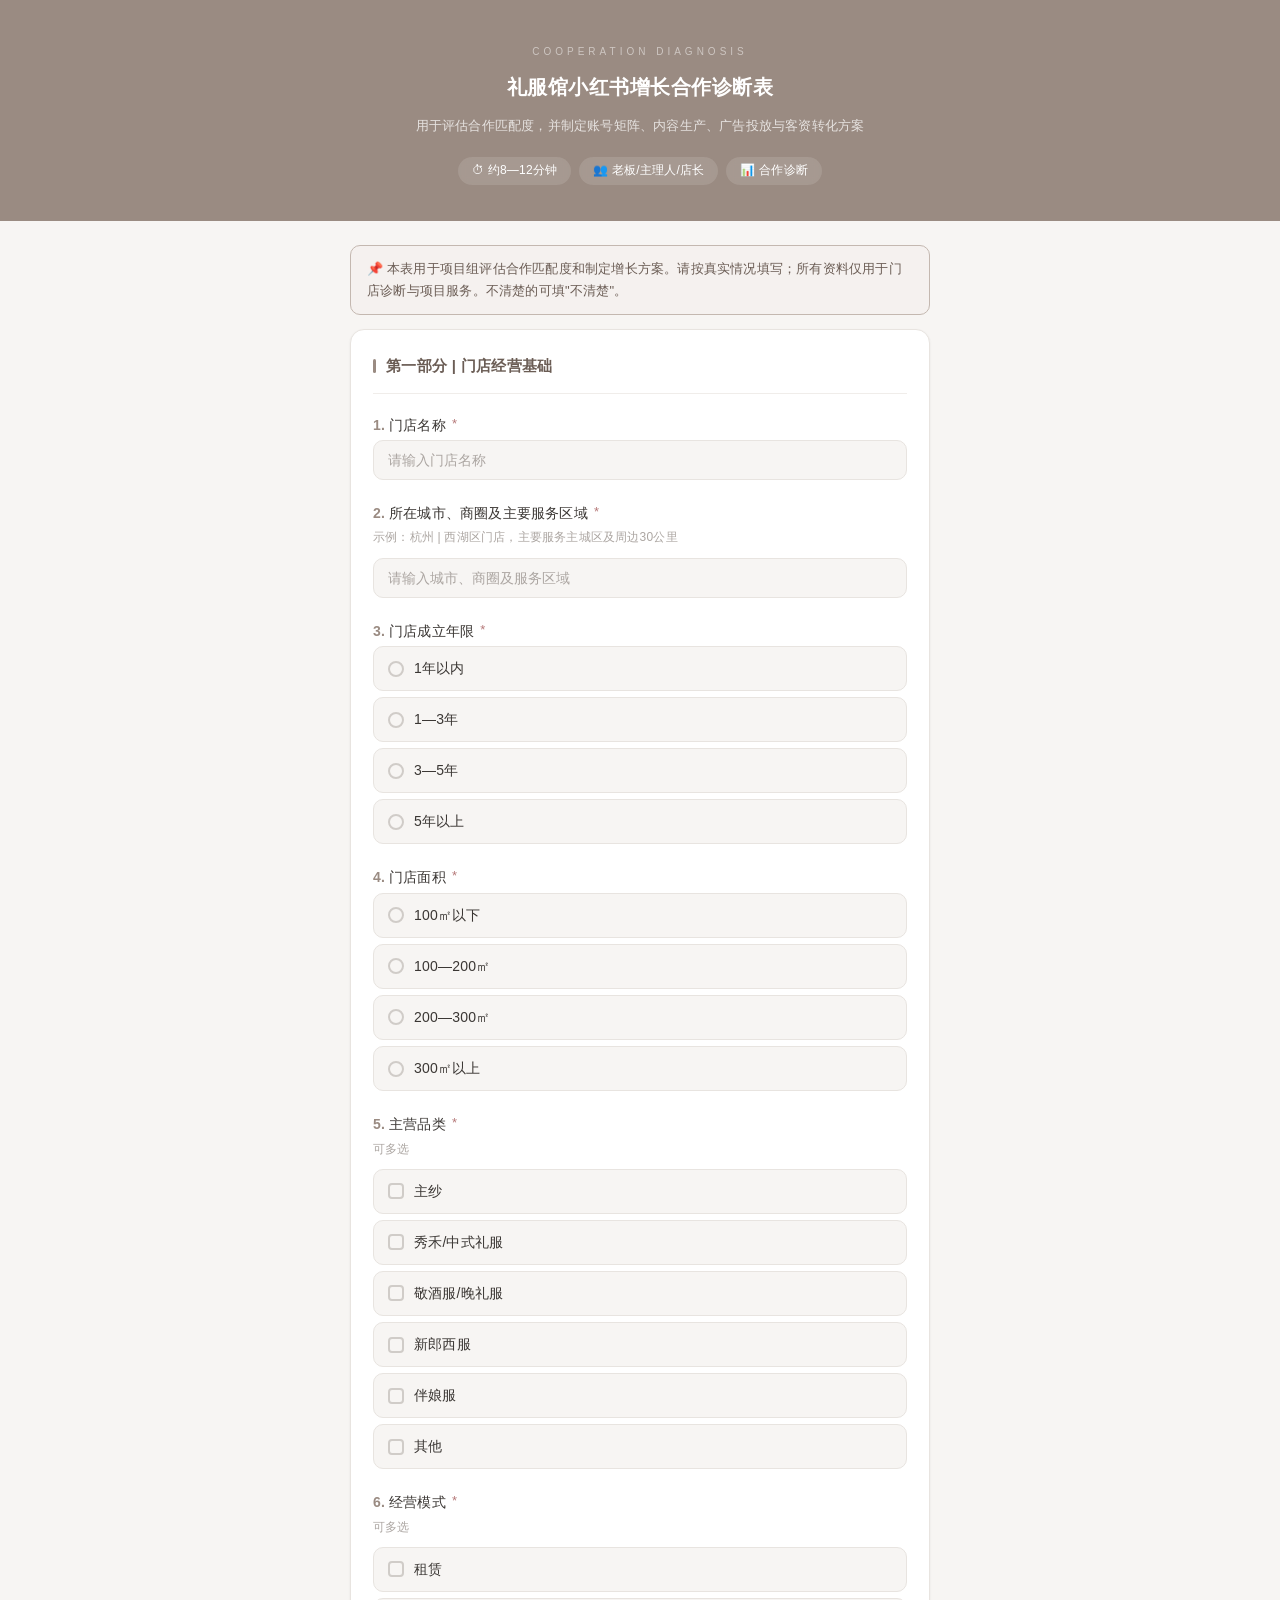
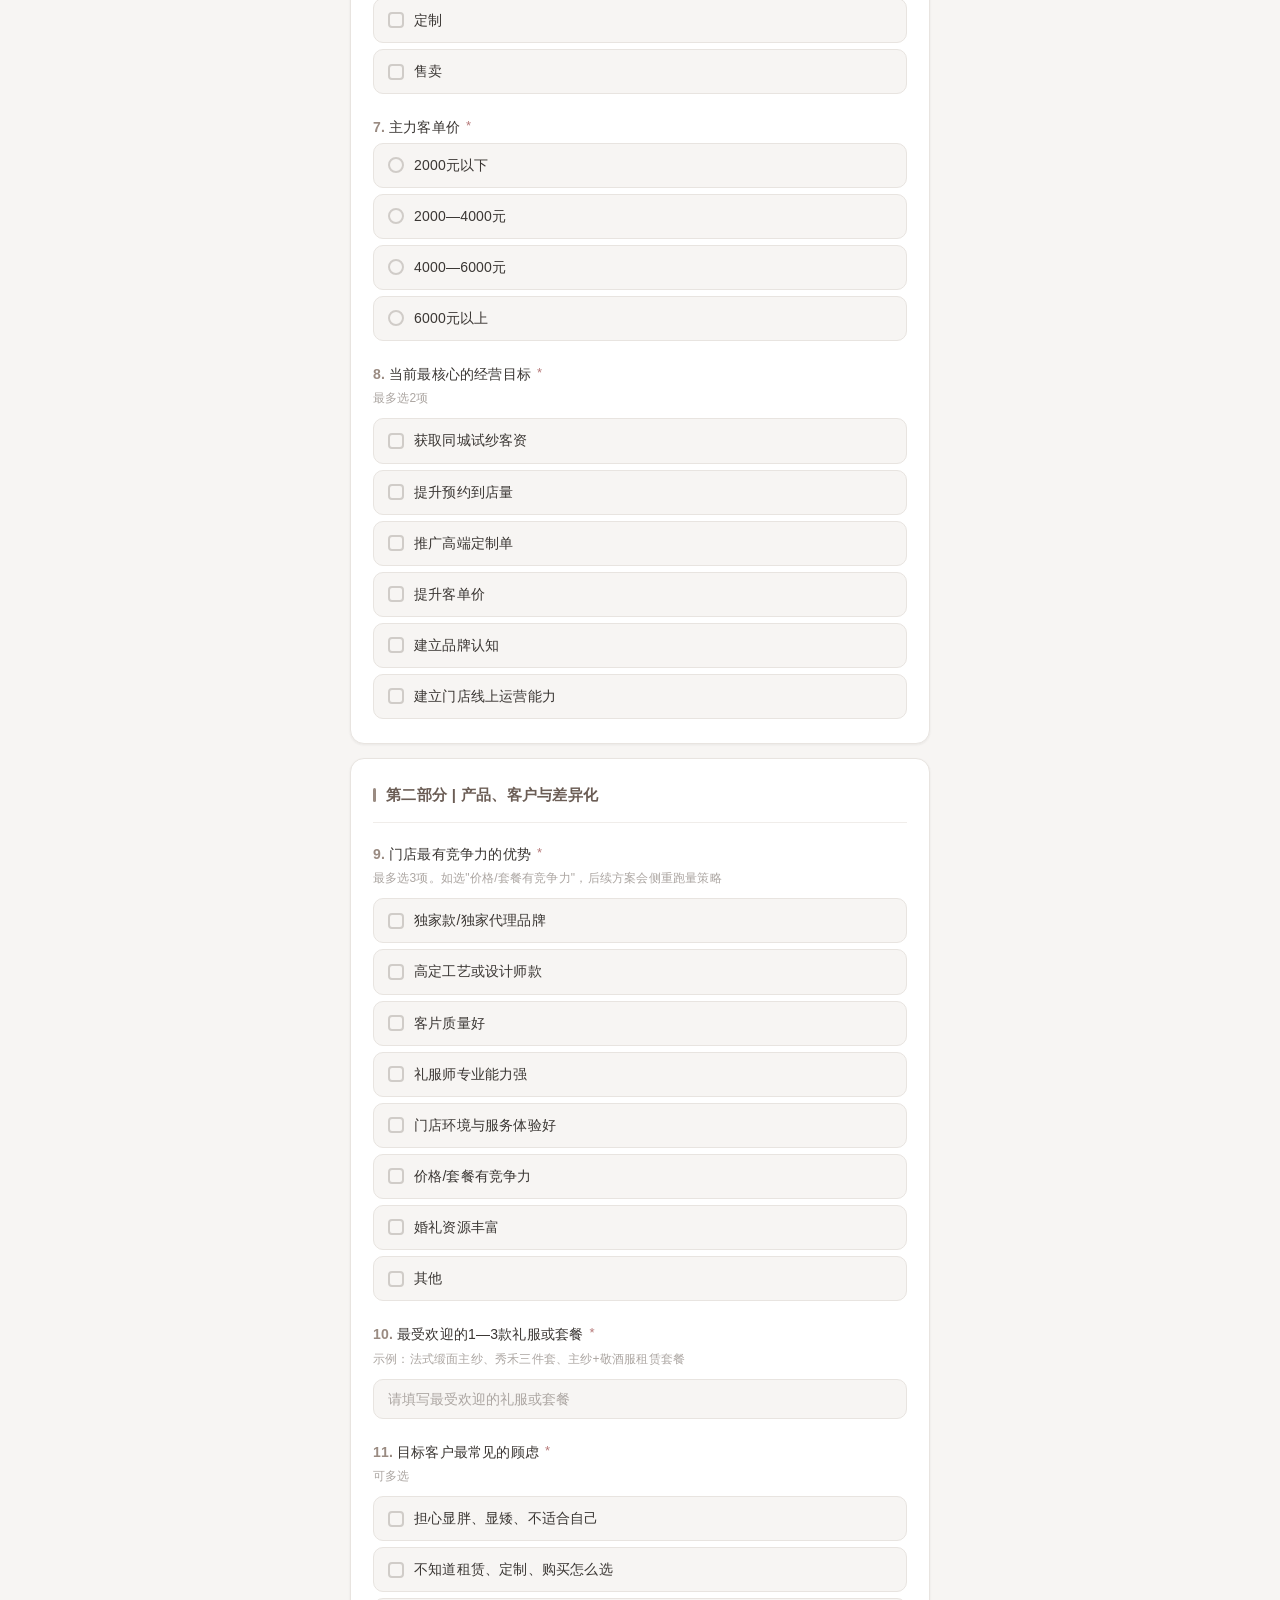
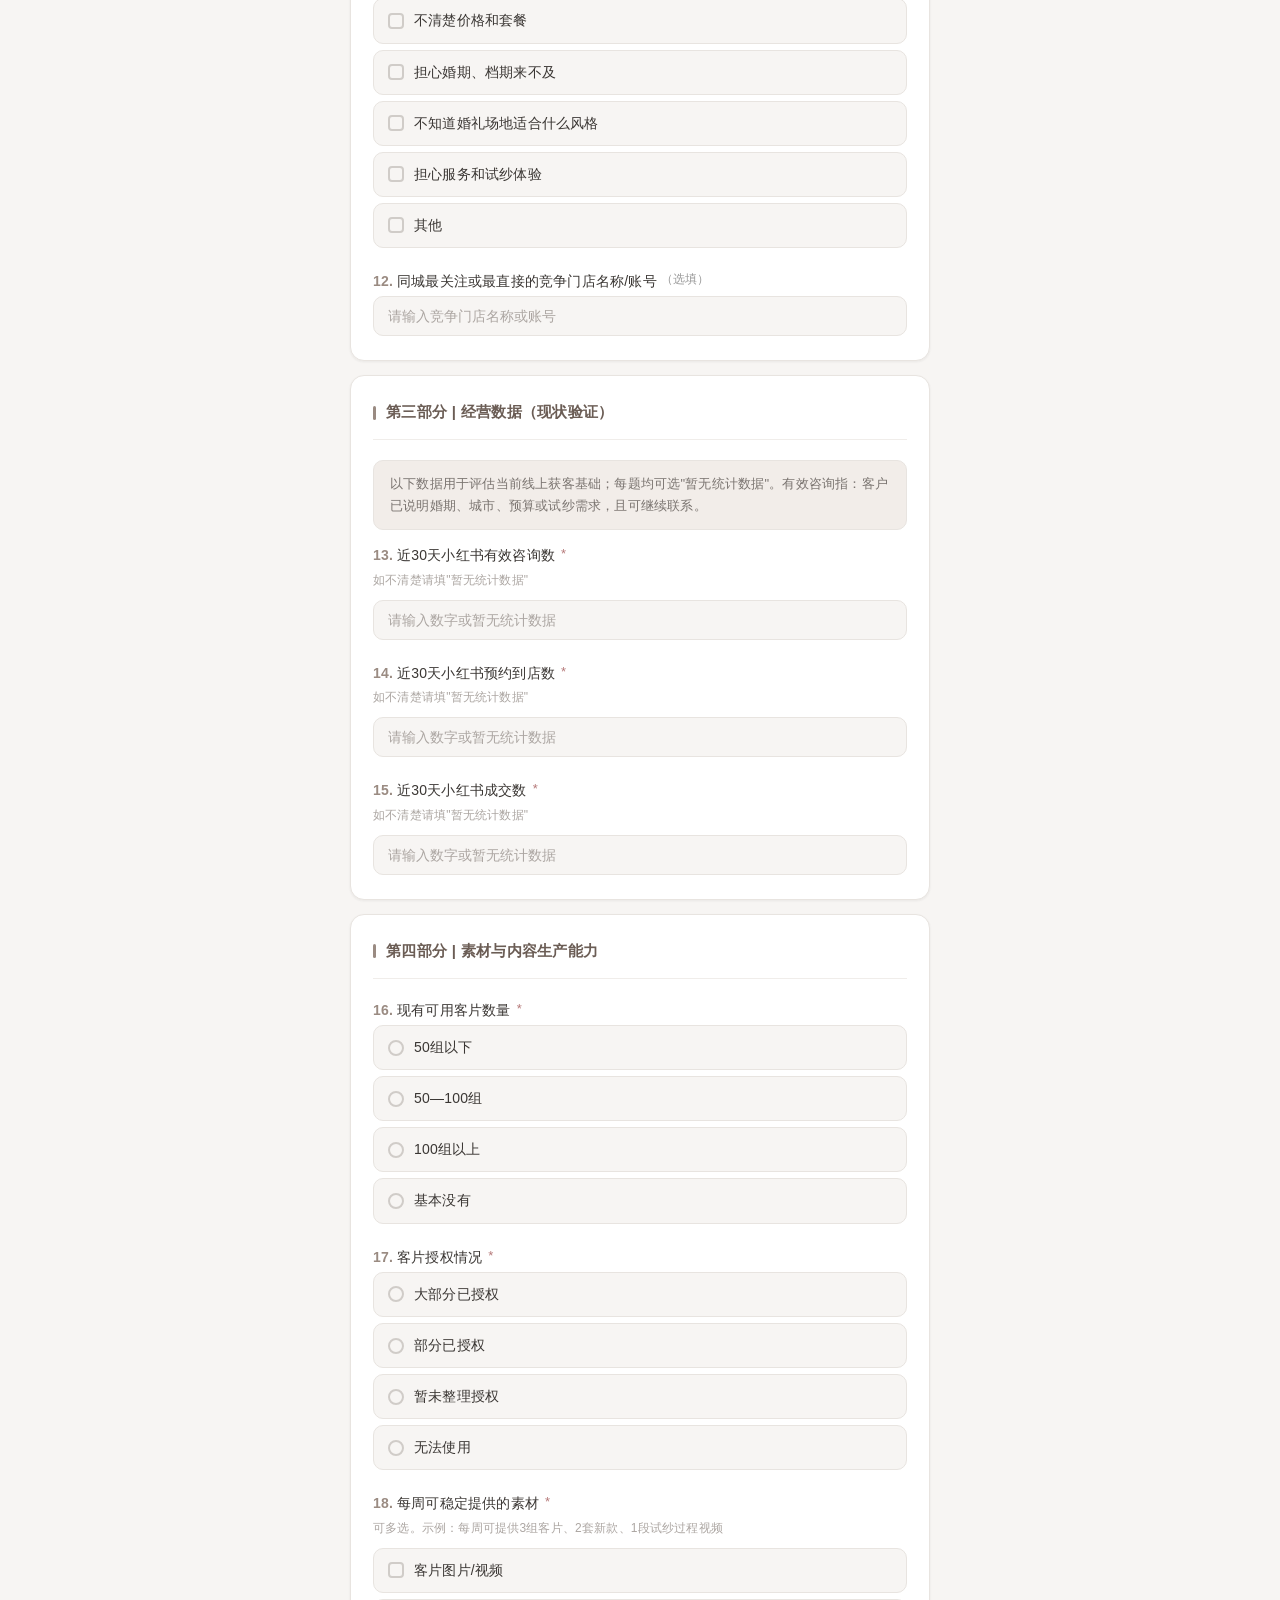
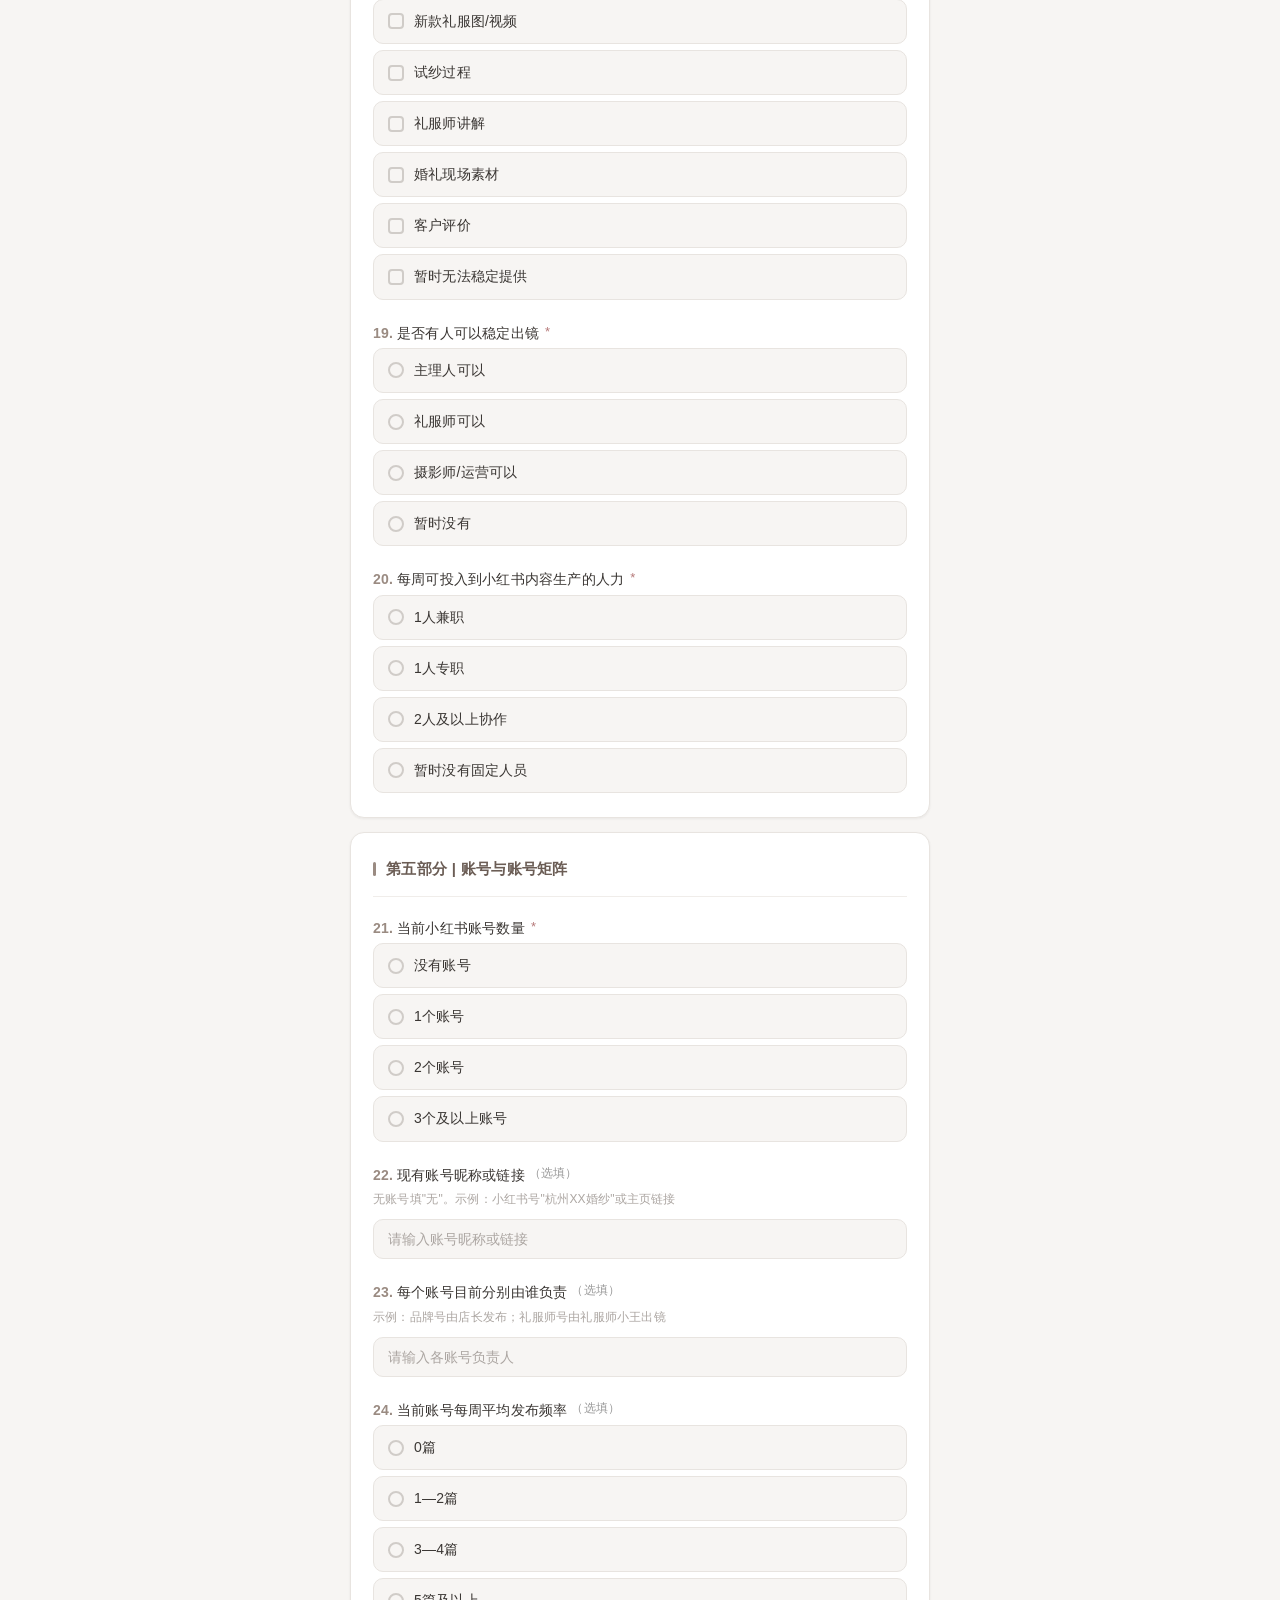
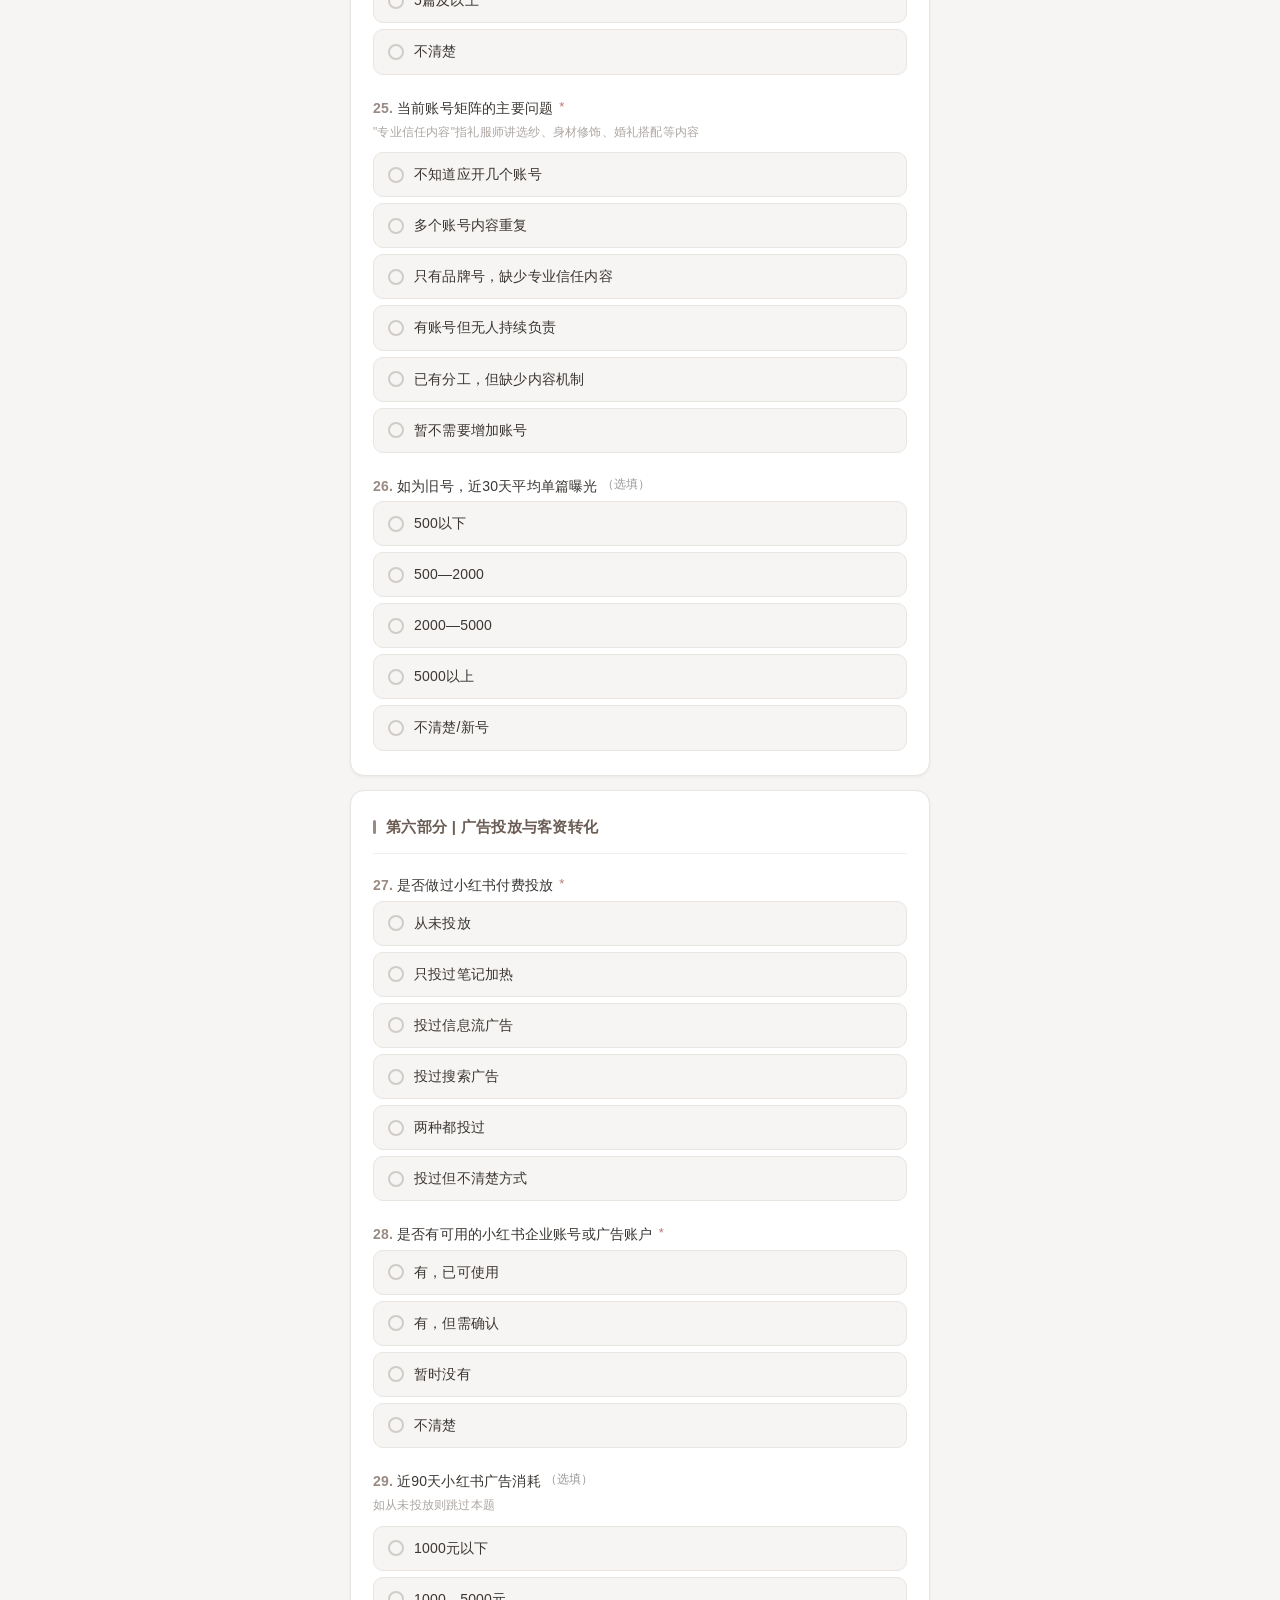
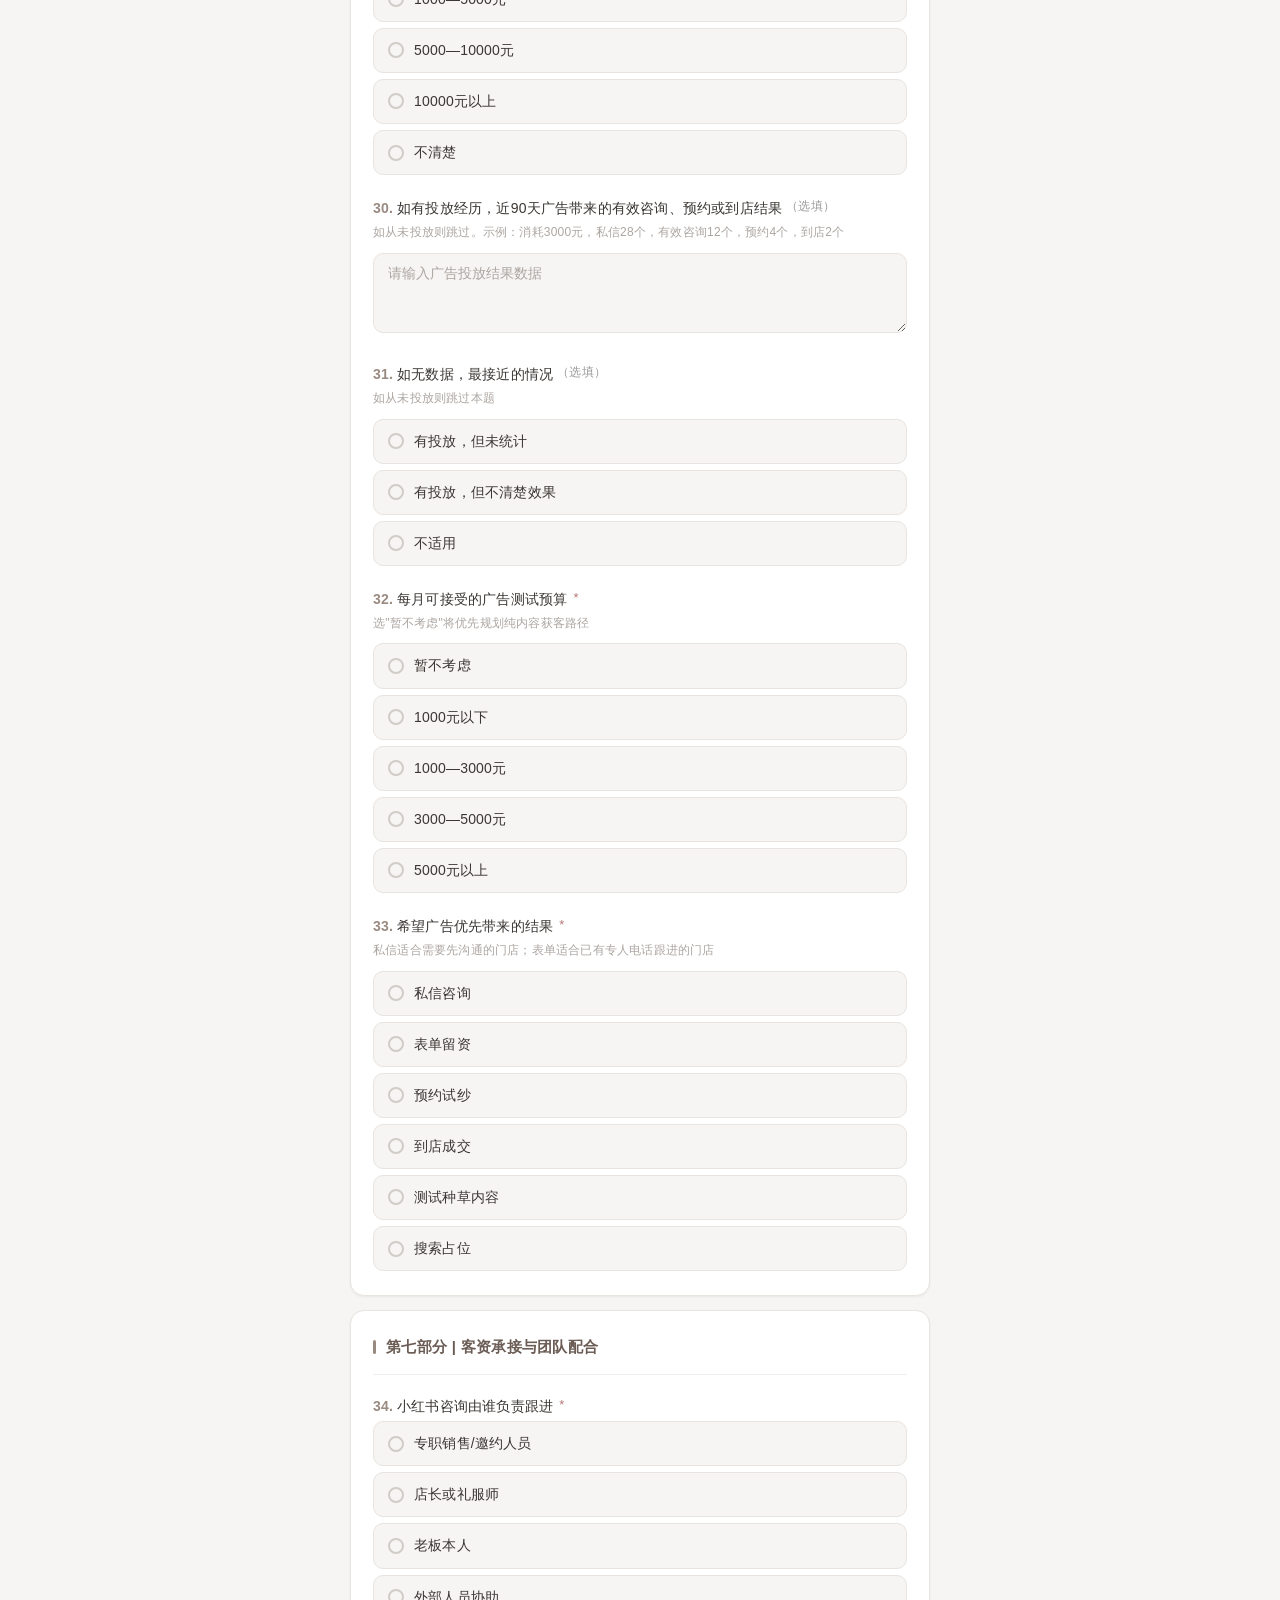
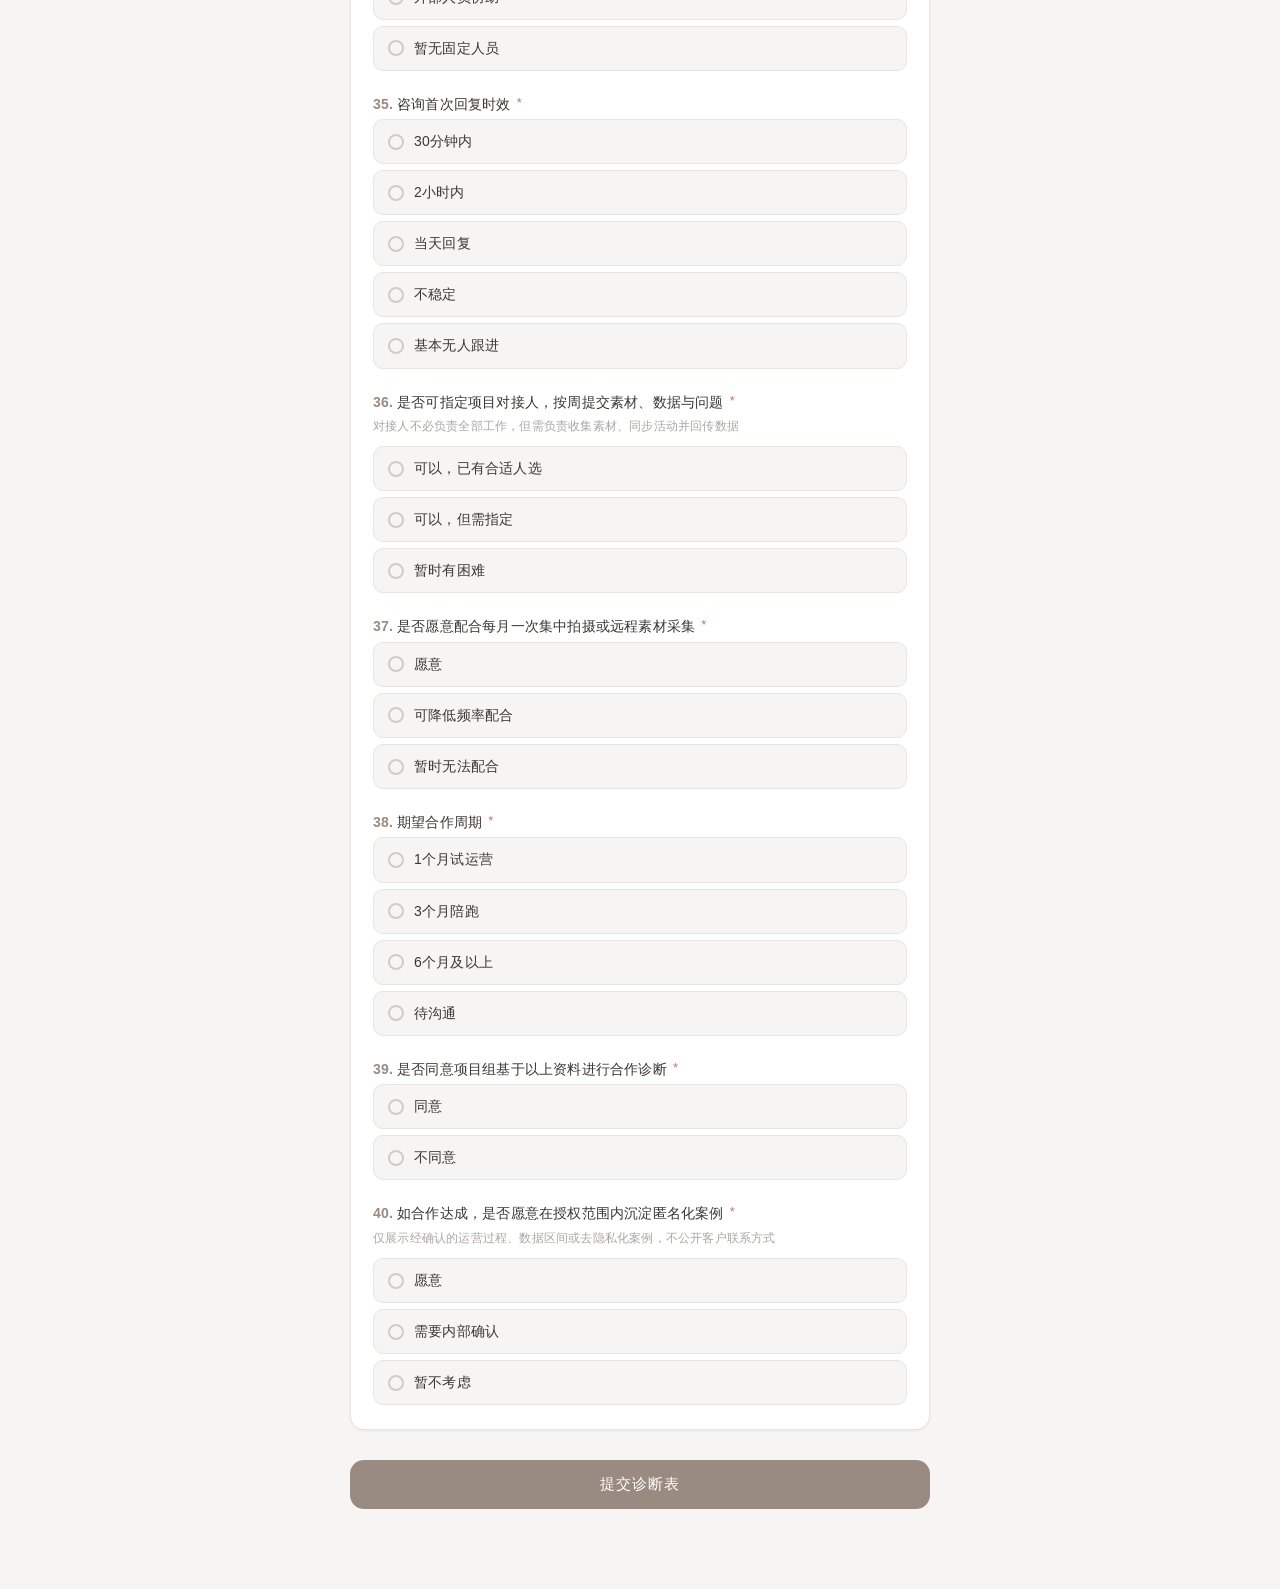
<file: diagnostic.html>
<!DOCTYPE html>
<html lang="zh-CN">
<head>
  <meta charset="UTF-8">
  <meta name="viewport" content="width=device-width, initial-scale=1.0">
  <title>增长合作诊断表 - 礼服馆小红书获客</title>
  <link rel="stylesheet" href="css/style.css">
</head>
<body>
  <div class="progress-bar" style="width: 0;"></div>

  <div class="survey-header">
    <div class="survey-header-en">COOPERATION DIAGNOSIS</div>
    <h1>礼服馆小红书增长合作诊断表</h1>
    <div class="survey-header-sub">用于评估合作匹配度，并制定账号矩阵、内容生产、广告投放与客资转化方案</div>
    <div class="survey-header-tags">
      <span class="survey-header-tag">⏱ 约8—12分钟</span>
      <span class="survey-header-tag">👥 老板/主理人/店长</span>
      <span class="survey-header-tag">📊 合作诊断</span>
    </div>
  </div>

  <div class="survey-body">
    <div class="info-banner primary">
      📌 本表用于项目组评估合作匹配度和制定增长方案。请按真实情况填写；所有资料仅用于门店诊断与项目服务。不清楚的可填"不清楚"。
    </div>

    <div class="survey-section">
      <div class="survey-section-title">第一部分 | 门店经营基础</div>
      <div class="question-item" data-qid="q1" data-required="true">
        <div class="question-label"><span class="question-num">1.</span> 门店名称 <span class="question-required">*</span></div>
        <input type="text" class="input-text" placeholder="请输入门店名称">
      </div>
      <div class="question-item" data-qid="q2" data-required="true">
        <div class="question-label"><span class="question-num">2.</span> 所在城市、商圈及主要服务区域 <span class="question-required">*</span></div>
        <div class="question-hint">示例：杭州 | 西湖区门店，主要服务主城区及周边30公里</div>
        <input type="text" class="input-text" placeholder="请输入城市、商圈及服务区域">
      </div>
      <div class="question-item" data-qid="q3" data-required="true">
        <div class="question-label"><span class="question-num">3.</span> 门店成立年限 <span class="question-required">*</span></div>
        <div class="option-group" data-type="radio">
          <div class="option-item" data-value="1年以内"><div class="option-radio"></div><span class="option-text">1年以内</span></div>
          <div class="option-item" data-value="1—3年"><div class="option-radio"></div><span class="option-text">1—3年</span></div>
          <div class="option-item" data-value="3—5年"><div class="option-radio"></div><span class="option-text">3—5年</span></div>
          <div class="option-item" data-value="5年以上"><div class="option-radio"></div><span class="option-text">5年以上</span></div>
        </div>
      </div>
      <div class="question-item" data-qid="q4" data-required="true">
        <div class="question-label"><span class="question-num">4.</span> 门店面积 <span class="question-required">*</span></div>
        <div class="option-group" data-type="radio">
          <div class="option-item" data-value="100㎡以下"><div class="option-radio"></div><span class="option-text">100㎡以下</span></div>
          <div class="option-item" data-value="100—200㎡"><div class="option-radio"></div><span class="option-text">100—200㎡</span></div>
          <div class="option-item" data-value="200—300㎡"><div class="option-radio"></div><span class="option-text">200—300㎡</span></div>
          <div class="option-item" data-value="300㎡以上"><div class="option-radio"></div><span class="option-text">300㎡以上</span></div>
        </div>
      </div>
      <div class="question-item" data-qid="q5" data-required="true">
        <div class="question-label"><span class="question-num">5.</span> 主营品类 <span class="question-required">*</span></div>
        <div class="question-hint">可多选</div>
        <div class="option-group" data-type="checkbox">
          <div class="option-item" data-value="主纱"><div class="option-checkbox"></div><span class="option-text">主纱</span></div>
          <div class="option-item" data-value="秀禾/中式礼服"><div class="option-checkbox"></div><span class="option-text">秀禾/中式礼服</span></div>
          <div class="option-item" data-value="敬酒服/晚礼服"><div class="option-checkbox"></div><span class="option-text">敬酒服/晚礼服</span></div>
          <div class="option-item" data-value="新郎西服"><div class="option-checkbox"></div><span class="option-text">新郎西服</span></div>
          <div class="option-item" data-value="伴娘服"><div class="option-checkbox"></div><span class="option-text">伴娘服</span></div>
          <div class="option-item" data-value="其他"><div class="option-checkbox"></div><span class="option-text">其他</span></div>
        </div>
      </div>
      <div class="question-item" data-qid="q6" data-required="true">
        <div class="question-label"><span class="question-num">6.</span> 经营模式 <span class="question-required">*</span></div>
        <div class="question-hint">可多选</div>
        <div class="option-group" data-type="checkbox">
          <div class="option-item" data-value="租赁"><div class="option-checkbox"></div><span class="option-text">租赁</span></div>
          <div class="option-item" data-value="定制"><div class="option-checkbox"></div><span class="option-text">定制</span></div>
          <div class="option-item" data-value="售卖"><div class="option-checkbox"></div><span class="option-text">售卖</span></div>
        </div>
      </div>
      <div class="question-item" data-qid="q7" data-required="true">
        <div class="question-label"><span class="question-num">7.</span> 主力客单价 <span class="question-required">*</span></div>
        <div class="option-group" data-type="radio">
          <div class="option-item" data-value="2000元以下"><div class="option-radio"></div><span class="option-text">2000元以下</span></div>
          <div class="option-item" data-value="2000—4000元"><div class="option-radio"></div><span class="option-text">2000—4000元</span></div>
          <div class="option-item" data-value="4000—6000元"><div class="option-radio"></div><span class="option-text">4000—6000元</span></div>
          <div class="option-item" data-value="6000元以上"><div class="option-radio"></div><span class="option-text">6000元以上</span></div>
        </div>
      </div>
      <div class="question-item" data-qid="q8" data-required="true">
        <div class="question-label"><span class="question-num">8.</span> 当前最核心的经营目标 <span class="question-required">*</span></div>
        <div class="question-hint">最多选2项</div>
        <div class="option-group" data-type="checkbox" data-max="2">
          <div class="option-item" data-value="获取同城试纱客资"><div class="option-checkbox"></div><span class="option-text">获取同城试纱客资</span></div>
          <div class="option-item" data-value="提升预约到店量"><div class="option-checkbox"></div><span class="option-text">提升预约到店量</span></div>
          <div class="option-item" data-value="推广高端定制单"><div class="option-checkbox"></div><span class="option-text">推广高端定制单</span></div>
          <div class="option-item" data-value="提升客单价"><div class="option-checkbox"></div><span class="option-text">提升客单价</span></div>
          <div class="option-item" data-value="建立品牌认知"><div class="option-checkbox"></div><span class="option-text">建立品牌认知</span></div>
          <div class="option-item" data-value="建立门店线上运营能力"><div class="option-checkbox"></div><span class="option-text">建立门店线上运营能力</span></div>
        </div>
        <div class="option-max-hint">⚠️ 最多只能选择2项</div>
      </div>
    </div>

    <div class="survey-section">
      <div class="survey-section-title">第二部分 | 产品、客户与差异化</div>
      <div class="question-item" data-qid="q9" data-required="true">
        <div class="question-label"><span class="question-num">9.</span> 门店最有竞争力的优势 <span class="question-required">*</span></div>
        <div class="question-hint">最多选3项。如选"价格/套餐有竞争力"，后续方案会侧重跑量策略</div>
        <div class="option-group" data-type="checkbox" data-max="3">
          <div class="option-item" data-value="独家款/独家代理品牌"><div class="option-checkbox"></div><span class="option-text">独家款/独家代理品牌</span></div>
          <div class="option-item" data-value="高定工艺或设计师款"><div class="option-checkbox"></div><span class="option-text">高定工艺或设计师款</span></div>
          <div class="option-item" data-value="客片质量好"><div class="option-checkbox"></div><span class="option-text">客片质量好</span></div>
          <div class="option-item" data-value="礼服师专业能力强"><div class="option-checkbox"></div><span class="option-text">礼服师专业能力强</span></div>
          <div class="option-item" data-value="门店环境与服务体验好"><div class="option-checkbox"></div><span class="option-text">门店环境与服务体验好</span></div>
          <div class="option-item" data-value="价格/套餐有竞争力"><div class="option-checkbox"></div><span class="option-text">价格/套餐有竞争力</span></div>
          <div class="option-item" data-value="婚礼资源丰富"><div class="option-checkbox"></div><span class="option-text">婚礼资源丰富</span></div>
          <div class="option-item" data-value="其他"><div class="option-checkbox"></div><span class="option-text">其他</span></div>
        </div>
        <div class="option-max-hint">⚠️ 最多只能选择3项</div>
      </div>
      <div class="question-item" data-qid="q10" data-required="true">
        <div class="question-label"><span class="question-num">10.</span> 最受欢迎的1—3款礼服或套餐 <span class="question-required">*</span></div>
        <div class="question-hint">示例：法式缎面主纱、秀禾三件套、主纱+敬酒服租赁套餐</div>
        <input type="text" class="input-text" placeholder="请填写最受欢迎的礼服或套餐">
      </div>
      <div class="question-item" data-qid="q11" data-required="true">
        <div class="question-label"><span class="question-num">11.</span> 目标客户最常见的顾虑 <span class="question-required">*</span></div>
        <div class="question-hint">可多选</div>
        <div class="option-group" data-type="checkbox">
          <div class="option-item" data-value="担心显胖显矮不适合自己"><div class="option-checkbox"></div><span class="option-text">担心显胖、显矮、不适合自己</span></div>
          <div class="option-item" data-value="不知道租赁定制购买怎么选"><div class="option-checkbox"></div><span class="option-text">不知道租赁、定制、购买怎么选</span></div>
          <div class="option-item" data-value="不清楚价格和套餐"><div class="option-checkbox"></div><span class="option-text">不清楚价格和套餐</span></div>
          <div class="option-item" data-value="担心婚期档期来不及"><div class="option-checkbox"></div><span class="option-text">担心婚期、档期来不及</span></div>
          <div class="option-item" data-value="不知道婚礼场地适合什么风格"><div class="option-checkbox"></div><span class="option-text">不知道婚礼场地适合什么风格</span></div>
          <div class="option-item" data-value="担心服务和试纱体验"><div class="option-checkbox"></div><span class="option-text">担心服务和试纱体验</span></div>
          <div class="option-item" data-value="其他"><div class="option-checkbox"></div><span class="option-text">其他</span></div>
        </div>
      </div>
      <div class="question-item" data-qid="q12" data-required="false">
        <div class="question-label"><span class="question-num">12.</span> 同城最关注或最直接的竞争门店名称/账号 <span style="font-size:12px;color:#999;">（选填）</span></div>
        <input type="text" class="input-text" placeholder="请输入竞争门店名称或账号">
      </div>
    </div>

    <div class="survey-section">
      <div class="survey-section-title">第三部分 | 经营数据（现状验证）</div>
      <div class="info-banner">
        以下数据用于评估当前线上获客基础；每题均可选"暂无统计数据"。有效咨询指：客户已说明婚期、城市、预算或试纱需求，且可继续联系。
      </div>
      <div class="question-item" data-qid="q13" data-required="true">
        <div class="question-label"><span class="question-num">13.</span> 近30天小红书有效咨询数 <span class="question-required">*</span></div>
        <div class="question-hint">如不清楚请填"暂无统计数据"</div>
        <input type="text" class="input-text" placeholder="请输入数字或暂无统计数据">
      </div>
      <div class="question-item" data-qid="q14" data-required="true">
        <div class="question-label"><span class="question-num">14.</span> 近30天小红书预约到店数 <span class="question-required">*</span></div>
        <div class="question-hint">如不清楚请填"暂无统计数据"</div>
        <input type="text" class="input-text" placeholder="请输入数字或暂无统计数据">
      </div>
      <div class="question-item" data-qid="q15" data-required="true">
        <div class="question-label"><span class="question-num">15.</span> 近30天小红书成交数 <span class="question-required">*</span></div>
        <div class="question-hint">如不清楚请填"暂无统计数据"</div>
        <input type="text" class="input-text" placeholder="请输入数字或暂无统计数据">
      </div>
    </div>

    <div class="survey-section">
      <div class="survey-section-title">第四部分 | 素材与内容生产能力</div>
      <div class="question-item" data-qid="q16" data-required="true">
        <div class="question-label"><span class="question-num">16.</span> 现有可用客片数量 <span class="question-required">*</span></div>
        <div class="option-group" data-type="radio">
          <div class="option-item" data-value="50组以下"><div class="option-radio"></div><span class="option-text">50组以下</span></div>
          <div class="option-item" data-value="50—100组"><div class="option-radio"></div><span class="option-text">50—100组</span></div>
          <div class="option-item" data-value="100组以上"><div class="option-radio"></div><span class="option-text">100组以上</span></div>
          <div class="option-item" data-value="基本没有"><div class="option-radio"></div><span class="option-text">基本没有</span></div>
        </div>
      </div>
      <div class="question-item" data-qid="q17" data-required="true">
        <div class="question-label"><span class="question-num">17.</span> 客片授权情况 <span class="question-required">*</span></div>
        <div class="option-group" data-type="radio">
          <div class="option-item" data-value="大部分已授权"><div class="option-radio"></div><span class="option-text">大部分已授权</span></div>
          <div class="option-item" data-value="部分已授权"><div class="option-radio"></div><span class="option-text">部分已授权</span></div>
          <div class="option-item" data-value="暂未整理授权"><div class="option-radio"></div><span class="option-text">暂未整理授权</span></div>
          <div class="option-item" data-value="无法使用"><div class="option-radio"></div><span class="option-text">无法使用</span></div>
        </div>
      </div>
      <div class="question-item" data-qid="q18" data-required="true">
        <div class="question-label"><span class="question-num">18.</span> 每周可稳定提供的素材 <span class="question-required">*</span></div>
        <div class="question-hint">可多选。示例：每周可提供3组客片、2套新款、1段试纱过程视频</div>
        <div class="option-group" data-type="checkbox">
          <div class="option-item" data-value="客片图片/视频"><div class="option-checkbox"></div><span class="option-text">客片图片/视频</span></div>
          <div class="option-item" data-value="新款礼服图/视频"><div class="option-checkbox"></div><span class="option-text">新款礼服图/视频</span></div>
          <div class="option-item" data-value="试纱过程"><div class="option-checkbox"></div><span class="option-text">试纱过程</span></div>
          <div class="option-item" data-value="礼服师讲解"><div class="option-checkbox"></div><span class="option-text">礼服师讲解</span></div>
          <div class="option-item" data-value="婚礼现场素材"><div class="option-checkbox"></div><span class="option-text">婚礼现场素材</span></div>
          <div class="option-item" data-value="客户评价"><div class="option-checkbox"></div><span class="option-text">客户评价</span></div>
          <div class="option-item" data-value="暂时无法稳定提供"><div class="option-checkbox"></div><span class="option-text">暂时无法稳定提供</span></div>
        </div>
      </div>
      <div class="question-item" data-qid="q19" data-required="true">
        <div class="question-label"><span class="question-num">19.</span> 是否有人可以稳定出镜 <span class="question-required">*</span></div>
        <div class="option-group" data-type="radio">
          <div class="option-item" data-value="主理人可以"><div class="option-radio"></div><span class="option-text">主理人可以</span></div>
          <div class="option-item" data-value="礼服师可以"><div class="option-radio"></div><span class="option-text">礼服师可以</span></div>
          <div class="option-item" data-value="摄影师/运营可以"><div class="option-radio"></div><span class="option-text">摄影师/运营可以</span></div>
          <div class="option-item" data-value="暂时没有"><div class="option-radio"></div><span class="option-text">暂时没有</span></div>
        </div>
      </div>
      <div class="question-item" data-qid="q20" data-required="true">
        <div class="question-label"><span class="question-num">20.</span> 每周可投入到小红书内容生产的人力 <span class="question-required">*</span></div>
        <div class="option-group" data-type="radio">
          <div class="option-item" data-value="1人兼职"><div class="option-radio"></div><span class="option-text">1人兼职</span></div>
          <div class="option-item" data-value="1人专职"><div class="option-radio"></div><span class="option-text">1人专职</span></div>
          <div class="option-item" data-value="2人及以上协作"><div class="option-radio"></div><span class="option-text">2人及以上协作</span></div>
          <div class="option-item" data-value="暂时没有固定人员"><div class="option-radio"></div><span class="option-text">暂时没有固定人员</span></div>
        </div>
      </div>
    </div>

    <div class="survey-section">
      <div class="survey-section-title">第五部分 | 账号与账号矩阵</div>
      <div class="question-item" data-qid="q21" data-required="true">
        <div class="question-label"><span class="question-num">21.</span> 当前小红书账号数量 <span class="question-required">*</span></div>
        <div class="option-group" data-type="radio">
          <div class="option-item" data-value="没有账号"><div class="option-radio"></div><span class="option-text">没有账号</span></div>
          <div class="option-item" data-value="1个账号"><div class="option-radio"></div><span class="option-text">1个账号</span></div>
          <div class="option-item" data-value="2个账号"><div class="option-radio"></div><span class="option-text">2个账号</span></div>
          <div class="option-item" data-value="3个及以上账号"><div class="option-radio"></div><span class="option-text">3个及以上账号</span></div>
        </div>
      </div>
      <div class="question-item" data-qid="q22" data-required="false">
        <div class="question-label"><span class="question-num">22.</span> 现有账号昵称或链接 <span style="font-size:12px;color:#999;">（选填）</span></div>
        <div class="question-hint">无账号填"无"。示例：小红书号"杭州XX婚纱"或主页链接</div>
        <input type="text" class="input-text" placeholder="请输入账号昵称或链接">
      </div>
      <div class="question-item" data-qid="q23" data-required="false">
        <div class="question-label"><span class="question-num">23.</span> 每个账号目前分别由谁负责 <span style="font-size:12px;color:#999;">（选填）</span></div>
        <div class="question-hint">示例：品牌号由店长发布；礼服师号由礼服师小王出镜</div>
        <input type="text" class="input-text" placeholder="请输入各账号负责人">
      </div>
      <div class="question-item" data-qid="q24" data-required="false">
        <div class="question-label"><span class="question-num">24.</span> 当前账号每周平均发布频率 <span style="font-size:12px;color:#999;">（选填）</span></div>
        <div class="option-group" data-type="radio">
          <div class="option-item" data-value="0篇"><div class="option-radio"></div><span class="option-text">0篇</span></div>
          <div class="option-item" data-value="1—2篇"><div class="option-radio"></div><span class="option-text">1—2篇</span></div>
          <div class="option-item" data-value="3—4篇"><div class="option-radio"></div><span class="option-text">3—4篇</span></div>
          <div class="option-item" data-value="5篇及以上"><div class="option-radio"></div><span class="option-text">5篇及以上</span></div>
          <div class="option-item" data-value="不清楚"><div class="option-radio"></div><span class="option-text">不清楚</span></div>
        </div>
      </div>
      <div class="question-item" data-qid="q25" data-required="true">
        <div class="question-label"><span class="question-num">25.</span> 当前账号矩阵的主要问题 <span class="question-required">*</span></div>
        <div class="question-hint">"专业信任内容"指礼服师讲选纱、身材修饰、婚礼搭配等内容</div>
        <div class="option-group" data-type="radio">
          <div class="option-item" data-value="不知道应开几个账号"><div class="option-radio"></div><span class="option-text">不知道应开几个账号</span></div>
          <div class="option-item" data-value="多个账号内容重复"><div class="option-radio"></div><span class="option-text">多个账号内容重复</span></div>
          <div class="option-item" data-value="只有品牌号缺少专业信任内容"><div class="option-radio"></div><span class="option-text">只有品牌号，缺少专业信任内容</span></div>
          <div class="option-item" data-value="有账号但无人持续负责"><div class="option-radio"></div><span class="option-text">有账号但无人持续负责</span></div>
          <div class="option-item" data-value="已有分工但缺少内容机制"><div class="option-radio"></div><span class="option-text">已有分工，但缺少内容机制</span></div>
          <div class="option-item" data-value="暂不需要增加账号"><div class="option-radio"></div><span class="option-text">暂不需要增加账号</span></div>
        </div>
      </div>
      <div class="question-item" data-qid="q26" data-required="false">
        <div class="question-label"><span class="question-num">26.</span> 如为旧号，近30天平均单篇曝光 <span style="font-size:12px;color:#999;">（选填）</span></div>
        <div class="option-group" data-type="radio">
          <div class="option-item" data-value="500以下"><div class="option-radio"></div><span class="option-text">500以下</span></div>
          <div class="option-item" data-value="500—2000"><div class="option-radio"></div><span class="option-text">500—2000</span></div>
          <div class="option-item" data-value="2000—5000"><div class="option-radio"></div><span class="option-text">2000—5000</span></div>
          <div class="option-item" data-value="5000以上"><div class="option-radio"></div><span class="option-text">5000以上</span></div>
          <div class="option-item" data-value="不清楚/新号"><div class="option-radio"></div><span class="option-text">不清楚/新号</span></div>
        </div>
      </div>
    </div>

    <div class="survey-section">
      <div class="survey-section-title">第六部分 | 广告投放与客资转化</div>
      <div class="question-item" data-qid="q27" data-required="true">
        <div class="question-label"><span class="question-num">27.</span> 是否做过小红书付费投放 <span class="question-required">*</span></div>
        <div class="option-group" data-type="radio">
          <div class="option-item" data-value="从未投放"><div class="option-radio"></div><span class="option-text">从未投放</span></div>
          <div class="option-item" data-value="只投过笔记加热"><div class="option-radio"></div><span class="option-text">只投过笔记加热</span></div>
          <div class="option-item" data-value="投过信息流广告"><div class="option-radio"></div><span class="option-text">投过信息流广告</span></div>
          <div class="option-item" data-value="投过搜索广告"><div class="option-radio"></div><span class="option-text">投过搜索广告</span></div>
          <div class="option-item" data-value="两种都投过"><div class="option-radio"></div><span class="option-text">两种都投过</span></div>
          <div class="option-item" data-value="投过但不清楚方式"><div class="option-radio"></div><span class="option-text">投过但不清楚方式</span></div>
        </div>
      </div>
      <div class="question-item" data-qid="q28" data-required="true">
        <div class="question-label"><span class="question-num">28.</span> 是否有可用的小红书企业账号或广告账户 <span class="question-required">*</span></div>
        <div class="option-group" data-type="radio">
          <div class="option-item" data-value="有已可使用"><div class="option-radio"></div><span class="option-text">有，已可使用</span></div>
          <div class="option-item" data-value="有但需确认"><div class="option-radio"></div><span class="option-text">有，但需确认</span></div>
          <div class="option-item" data-value="暂时没有"><div class="option-radio"></div><span class="option-text">暂时没有</span></div>
          <div class="option-item" data-value="不清楚"><div class="option-radio"></div><span class="option-text">不清楚</span></div>
        </div>
      </div>
      <div class="question-item" data-qid="q29" data-required="false">
        <div class="question-label"><span class="question-num">29.</span> 近90天小红书广告消耗 <span style="font-size:12px;color:#999;">（选填）</span></div>
        <div class="question-hint">如从未投放则跳过本题</div>
        <div class="option-group" data-type="radio">
          <div class="option-item" data-value="1000元以下"><div class="option-radio"></div><span class="option-text">1000元以下</span></div>
          <div class="option-item" data-value="1000—5000元"><div class="option-radio"></div><span class="option-text">1000—5000元</span></div>
          <div class="option-item" data-value="5000—10000元"><div class="option-radio"></div><span class="option-text">5000—10000元</span></div>
          <div class="option-item" data-value="10000元以上"><div class="option-radio"></div><span class="option-text">10000元以上</span></div>
          <div class="option-item" data-value="不清楚"><div class="option-radio"></div><span class="option-text">不清楚</span></div>
        </div>
      </div>
      <div class="question-item" data-qid="q30" data-required="false">
        <div class="question-label"><span class="question-num">30.</span> 如有投放经历，近90天广告带来的有效咨询、预约或到店结果 <span style="font-size:12px;color:#999;">（选填）</span></div>
        <div class="question-hint">如从未投放则跳过。示例：消耗3000元，私信28个，有效咨询12个，预约4个，到店2个</div>
        <textarea class="input-text" placeholder="请输入广告投放结果数据"></textarea>
      </div>
      <div class="question-item" data-qid="q31" data-required="false">
        <div class="question-label"><span class="question-num">31.</span> 如无数据，最接近的情况 <span style="font-size:12px;color:#999;">（选填）</span></div>
        <div class="question-hint">如从未投放则跳过本题</div>
        <div class="option-group" data-type="radio">
          <div class="option-item" data-value="有投放但未统计"><div class="option-radio"></div><span class="option-text">有投放，但未统计</span></div>
          <div class="option-item" data-value="有投放但不清楚效果"><div class="option-radio"></div><span class="option-text">有投放，但不清楚效果</span></div>
          <div class="option-item" data-value="不适用"><div class="option-radio"></div><span class="option-text">不适用</span></div>
        </div>
      </div>
      <div class="question-item" data-qid="q32" data-required="true">
        <div class="question-label"><span class="question-num">32.</span> 每月可接受的广告测试预算 <span class="question-required">*</span></div>
        <div class="question-hint">选"暂不考虑"将优先规划纯内容获客路径</div>
        <div class="option-group" data-type="radio">
          <div class="option-item" data-value="暂不考虑"><div class="option-radio"></div><span class="option-text">暂不考虑</span></div>
          <div class="option-item" data-value="1000元以下"><div class="option-radio"></div><span class="option-text">1000元以下</span></div>
          <div class="option-item" data-value="1000—3000元"><div class="option-radio"></div><span class="option-text">1000—3000元</span></div>
          <div class="option-item" data-value="3000—5000元"><div class="option-radio"></div><span class="option-text">3000—5000元</span></div>
          <div class="option-item" data-value="5000元以上"><div class="option-radio"></div><span class="option-text">5000元以上</span></div>
        </div>
      </div>
      <div class="question-item" data-qid="q33" data-required="true">
        <div class="question-label"><span class="question-num">33.</span> 希望广告优先带来的结果 <span class="question-required">*</span></div>
        <div class="question-hint">私信适合需要先沟通的门店；表单适合已有专人电话跟进的门店</div>
        <div class="option-group" data-type="radio">
          <div class="option-item" data-value="私信咨询"><div class="option-radio"></div><span class="option-text">私信咨询</span></div>
          <div class="option-item" data-value="表单留资"><div class="option-radio"></div><span class="option-text">表单留资</span></div>
          <div class="option-item" data-value="预约试纱"><div class="option-radio"></div><span class="option-text">预约试纱</span></div>
          <div class="option-item" data-value="到店成交"><div class="option-radio"></div><span class="option-text">到店成交</span></div>
          <div class="option-item" data-value="测试种草内容"><div class="option-radio"></div><span class="option-text">测试种草内容</span></div>
          <div class="option-item" data-value="搜索占位"><div class="option-radio"></div><span class="option-text">搜索占位</span></div>
        </div>
      </div>
    </div>

    <div class="survey-section">
      <div class="survey-section-title">第七部分 | 客资承接与团队配合</div>
      <div class="question-item" data-qid="q34" data-required="true">
        <div class="question-label"><span class="question-num">34.</span> 小红书咨询由谁负责跟进 <span class="question-required">*</span></div>
        <div class="option-group" data-type="radio">
          <div class="option-item" data-value="专职销售/邀约人员"><div class="option-radio"></div><span class="option-text">专职销售/邀约人员</span></div>
          <div class="option-item" data-value="店长或礼服师"><div class="option-radio"></div><span class="option-text">店长或礼服师</span></div>
          <div class="option-item" data-value="老板本人"><div class="option-radio"></div><span class="option-text">老板本人</span></div>
          <div class="option-item" data-value="外部人员协助"><div class="option-radio"></div><span class="option-text">外部人员协助</span></div>
          <div class="option-item" data-value="暂无固定人员"><div class="option-radio"></div><span class="option-text">暂无固定人员</span></div>
        </div>
      </div>
      <div class="question-item" data-qid="q35" data-required="true">
        <div class="question-label"><span class="question-num">35.</span> 咨询首次回复时效 <span class="question-required">*</span></div>
        <div class="option-group" data-type="radio">
          <div class="option-item" data-value="30分钟内"><div class="option-radio"></div><span class="option-text">30分钟内</span></div>
          <div class="option-item" data-value="2小时内"><div class="option-radio"></div><span class="option-text">2小时内</span></div>
          <div class="option-item" data-value="当天回复"><div class="option-radio"></div><span class="option-text">当天回复</span></div>
          <div class="option-item" data-value="不稳定"><div class="option-radio"></div><span class="option-text">不稳定</span></div>
          <div class="option-item" data-value="基本无人跟进"><div class="option-radio"></div><span class="option-text">基本无人跟进</span></div>
        </div>
      </div>
      <div class="question-item" data-qid="q36" data-required="true">
        <div class="question-label"><span class="question-num">36.</span> 是否可指定项目对接人，按周提交素材、数据与问题 <span class="question-required">*</span></div>
        <div class="question-hint">对接人不必负责全部工作，但需负责收集素材、同步活动并回传数据</div>
        <div class="option-group" data-type="radio">
          <div class="option-item" data-value="可以已有合适人选"><div class="option-radio"></div><span class="option-text">可以，已有合适人选</span></div>
          <div class="option-item" data-value="可以但需指定"><div class="option-radio"></div><span class="option-text">可以，但需指定</span></div>
          <div class="option-item" data-value="暂时有困难"><div class="option-radio"></div><span class="option-text">暂时有困难</span></div>
        </div>
      </div>
      <div class="question-item" data-qid="q37" data-required="true">
        <div class="question-label"><span class="question-num">37.</span> 是否愿意配合每月一次集中拍摄或远程素材采集 <span class="question-required">*</span></div>
        <div class="option-group" data-type="radio">
          <div class="option-item" data-value="愿意"><div class="option-radio"></div><span class="option-text">愿意</span></div>
          <div class="option-item" data-value="可降低频率配合"><div class="option-radio"></div><span class="option-text">可降低频率配合</span></div>
          <div class="option-item" data-value="暂时无法配合"><div class="option-radio"></div><span class="option-text">暂时无法配合</span></div>
        </div>
      </div>
      <div class="question-item" data-qid="q38" data-required="true">
        <div class="question-label"><span class="question-num">38.</span> 期望合作周期 <span class="question-required">*</span></div>
        <div class="option-group" data-type="radio">
          <div class="option-item" data-value="1个月试运营"><div class="option-radio"></div><span class="option-text">1个月试运营</span></div>
          <div class="option-item" data-value="3个月陪跑"><div class="option-radio"></div><span class="option-text">3个月陪跑</span></div>
          <div class="option-item" data-value="6个月及以上"><div class="option-radio"></div><span class="option-text">6个月及以上</span></div>
          <div class="option-item" data-value="待沟通"><div class="option-radio"></div><span class="option-text">待沟通</span></div>
        </div>
      </div>
      <div class="question-item" data-qid="q39" data-required="true">
        <div class="question-label"><span class="question-num">39.</span> 是否同意项目组基于以上资料进行合作诊断 <span class="question-required">*</span></div>
        <div class="option-group" data-type="radio">
          <div class="option-item" data-value="同意"><div class="option-radio"></div><span class="option-text">同意</span></div>
          <div class="option-item" data-value="不同意"><div class="option-radio"></div><span class="option-text">不同意</span></div>
        </div>
      </div>
      <div class="question-item" data-qid="q40" data-required="true">
        <div class="question-label"><span class="question-num">40.</span> 如合作达成，是否愿意在授权范围内沉淀匿名化案例 <span class="question-required">*</span></div>
        <div class="question-hint">仅展示经确认的运营过程、数据区间或去隐私化案例，不公开客户联系方式</div>
        <div class="option-group" data-type="radio">
          <div class="option-item" data-value="愿意"><div class="option-radio"></div><span class="option-text">愿意</span></div>
          <div class="option-item" data-value="需要内部确认"><div class="option-radio"></div><span class="option-text">需要内部确认</span></div>
          <div class="option-item" data-value="暂不考虑"><div class="option-radio"></div><span class="option-text">暂不考虑</span></div>
        </div>
      </div>
    </div>

    <button class="submit-btn" onclick="submitForm('diagnostic')">提交诊断表</button>
  </div>

  <div class="success-overlay">
    <div class="success-card">
      <div class="success-icon">✅</div>
      <div class="success-title">已收到您的合作诊断资料</div>
      <div class="success-desc">
        项目组将结合门店基础、账号矩阵、内容能力、投流准备度和客资承接能力完成内部诊断，并在沟通中向您说明适合的合作路径与90天优先动作。
      </div>
      <button class="success-close" onclick="window.location.href='index.html'">返回首页</button>
    </div>
  </div>

  <script src="js/supabase.min.js"></script>
  <script src="js/supabase-config.js"></script>
  <script src="js/survey.js"></script>
  <script>initSurvey();</script>
</body>
</html>
</file>
<file: css/style.css>
/* ============ 全局变量 ============ */
:root {
  --primary: #9A8B82;
  --primary-light: #C4B8B0;
  --primary-dark: #6B5D55;
  --accent: #B5A0A5;
  --bg: #F7F5F3;
  --bg-warm: #F2EDE9;
  --card-bg: #FFFFFF;
  --text: #3A3633;
  --text-secondary: #7A7470;
  --text-light: #ACA6A2;
  --border: #E8E4E0;
  --border-light: #F0EDEA;
  --success: #7A9B7E;
  --warning: #C4A882;
  --danger: #B57878;
  --radius: 14px;
  --radius-sm: 10px;
  --shadow: 0 1px 3px rgba(58,54,51,0.04), 0 1px 2px rgba(58,54,51,0.03);
  --shadow-md: 0 4px 16px rgba(58,54,51,0.06);
  --transition: 0.25s cubic-bezier(0.4, 0, 0.2, 1);
}

* {
  margin: 0;
  padding: 0;
  box-sizing: border-box;
}

body {
  font-family: -apple-system, BlinkMacSystemFont, 'SF Pro Display', 'PingFang SC', 'Hiragino Sans GB', 'Microsoft YaHei', sans-serif;
  background: var(--bg);
  color: var(--text);
  line-height: 1.65;
  -webkit-font-smoothing: antialiased;
  -moz-osx-font-smoothing: grayscale;
  letter-spacing: 0.2px;
}

/* ============ 首页 ============ */
.home-container {
  max-width: 560px;
  margin: 0 auto;
  padding: 60px 24px 40px;
  min-height: 100vh;
  display: flex;
  flex-direction: column;
  align-items: center;
  justify-content: center;
}

.home-logo {
  width: 64px;
  height: 64px;
  background: var(--primary);
  border-radius: 16px;
  display: flex;
  align-items: center;
  justify-content: center;
  font-size: 28px;
  color: white;
  margin-bottom: 28px;
  box-shadow: 0 8px 24px rgba(154,139,130,0.25);
}

.home-title {
  font-size: 22px;
  font-weight: 600;
  color: var(--text);
  margin-bottom: 8px;
  letter-spacing: 0.5px;
}

.home-subtitle {
  font-size: 13px;
  color: var(--text-secondary);
  margin-bottom: 44px;
  text-align: center;
  line-height: 1.8;
}

.home-card {
  width: 100%;
  background: var(--card-bg);
  border: 1px solid var(--border);
  border-radius: var(--radius);
  padding: 24px;
  margin-bottom: 12px;
  box-shadow: var(--shadow);
  text-decoration: none;
  color: inherit;
  transition: var(--transition);
  display: block;
  cursor: pointer;
}

.home-card:hover {
  transform: translateY(-2px);
  box-shadow: var(--shadow-md);
  border-color: var(--primary-light);
}

.home-card-tag {
  display: inline-block;
  font-size: 11px;
  font-weight: 500;
  padding: 3px 10px;
  border-radius: 20px;
  margin-bottom: 14px;
  letter-spacing: 0.3px;
}

.home-card-tag.booking {
  background: var(--bg-warm);
  color: var(--primary-dark);
}

.home-card-tag.diagnostic {
  background: #EFEEF2;
  color: #6B6680;
}

.home-card-tag.admin {
  background: #F0F2EF;
  color: var(--success);
}

.home-card-title {
  font-size: 17px;
  font-weight: 600;
  color: var(--text);
  margin-bottom: 6px;
}

.home-card-desc {
  font-size: 13px;
  color: var(--text-secondary);
  line-height: 1.7;
}

.home-card-meta {
  display: flex;
  gap: 12px;
  margin-top: 14px;
  font-size: 12px;
  color: var(--text-light);
}

.home-card-meta span {
  display: flex;
  align-items: center;
  gap: 4px;
}

/* ============ 问卷头部 ============ */
.survey-header {
  background: var(--primary);
  color: white;
  padding: 44px 24px 36px;
  text-align: center;
}

.survey-header-en {
  font-size: 10px;
  letter-spacing: 4px;
  opacity: 0.5;
  margin-bottom: 10px;
  text-transform: uppercase;
  font-weight: 500;
}

.survey-header h1 {
  font-size: 20px;
  font-weight: 600;
  margin-bottom: 10px;
  letter-spacing: 0.5px;
}

.survey-header-sub {
  font-size: 13px;
  opacity: 0.75;
  margin-bottom: 20px;
  line-height: 1.8;
}

.survey-header-tags {
  display: flex;
  justify-content: center;
  gap: 8px;
  flex-wrap: wrap;
}

.survey-header-tag {
  font-size: 12px;
  padding: 4px 14px;
  background: rgba(255,255,255,0.12);
  border-radius: 20px;
  backdrop-filter: blur(4px);
}

/* ============ 问卷主体 ============ */
.survey-body {
  max-width: 620px;
  margin: 0 auto;
  padding: 24px 20px 80px;
}

.survey-section {
  background: var(--card-bg);
  border: 1px solid var(--border);
  border-radius: var(--radius);
  padding: 24px 22px;
  margin-bottom: 14px;
  box-shadow: var(--shadow);
}

.survey-section-title {
  font-size: 15px;
  font-weight: 600;
  color: var(--primary-dark);
  margin-bottom: 20px;
  padding-bottom: 14px;
  border-bottom: 1px solid var(--border-light);
  display: flex;
  align-items: center;
  gap: 10px;
  letter-spacing: 0.3px;
}

.survey-section-title::before {
  content: '';
  width: 3px;
  height: 14px;
  background: var(--primary);
  border-radius: 2px;
}

.question-item {
  margin-bottom: 22px;
}

.question-item:last-child {
  margin-bottom: 0;
}

.question-label {
  font-size: 14px;
  font-weight: 500;
  color: var(--text);
  margin-bottom: 4px;
  display: flex;
  align-items: flex-start;
  gap: 4px;
  line-height: 1.6;
}

.question-num {
  color: var(--primary);
  font-weight: 600;
  flex-shrink: 0;
}

.question-required {
  color: var(--danger);
  margin-left: 2px;
  font-size: 13px;
}

.question-hint {
  font-size: 12px;
  color: var(--text-light);
  margin-bottom: 10px;
  line-height: 1.6;
}

.question-example {
  font-size: 12px;
  color: var(--text-light);
  margin-top: 6px;
  font-style: italic;
}

/* 输入框 */
.input-text {
  width: 100%;
  padding: 11px 14px;
  border: 1px solid var(--border);
  border-radius: var(--radius-sm);
  font-size: 14px;
  color: var(--text);
  transition: var(--transition);
  background: var(--bg);
}

.input-text::placeholder {
  color: var(--text-light);
}

.input-text:focus {
  outline: none;
  border-color: var(--primary);
  box-shadow: 0 0 0 3px rgba(154,139,130,0.1);
  background: white;
}

textarea.input-text {
  resize: vertical;
  min-height: 80px;
  font-family: inherit;
}

/* 选项 */
.option-group {
  display: flex;
  flex-direction: column;
  gap: 6px;
}

.option-item {
  display: flex;
  align-items: center;
  padding: 10px 14px;
  border: 1px solid var(--border);
  border-radius: var(--radius-sm);
  cursor: pointer;
  transition: var(--transition);
  background: var(--bg);
  font-size: 14px;
  color: var(--text);
}

.option-item:hover {
  border-color: var(--primary-light);
  background: #F9F7F6;
}

.option-item.selected {
  border-color: var(--primary);
  background: #F5F1EF;
  color: var(--primary-dark);
}

.option-item input {
  margin-right: 8px;
  accent-color: var(--primary);
}

.option-radio {
  width: 16px;
  height: 16px;
  border: 2px solid #D0CCC8;
  border-radius: 50%;
  margin-right: 10px;
  position: relative;
  flex-shrink: 0;
  transition: var(--transition);
}

.option-item.selected .option-radio {
  border-color: var(--primary);
}

.option-item.selected .option-radio::after {
  content: '';
  position: absolute;
  top: 50%;
  left: 50%;
  transform: translate(-50%, -50%);
  width: 8px;
  height: 8px;
  background: var(--primary);
  border-radius: 50%;
}

.option-checkbox {
  width: 16px;
  height: 16px;
  border: 2px solid #D0CCC8;
  border-radius: 4px;
  margin-right: 10px;
  position: relative;
  flex-shrink: 0;
  transition: var(--transition);
}

.option-item.selected .option-checkbox {
  border-color: var(--primary);
  background: var(--primary);
}

.option-item.selected .option-checkbox::after {
  content: '';
  position: absolute;
  top: 2px;
  left: 5px;
  width: 4px;
  height: 8px;
  border: solid white;
  border-width: 0 2px 2px 0;
  transform: rotate(45deg);
}

.option-text {
  flex: 1;
}

.option-max-hint {
  font-size: 11px;
  color: var(--warning);
  margin-top: 6px;
  display: none;
}

.option-max-hint.show {
  display: block;
}

/* 组合输入 */
.combo-input {
  display: flex;
  gap: 10px;
  align-items: center;
}

.combo-input .input-text {
  flex: 1;
}

.combo-input .option-item {
  white-space: nowrap;
}

/* 提交按钮 */
.submit-btn {
  width: 100%;
  padding: 15px;
  background: var(--primary);
  color: white;
  border: none;
  border-radius: var(--radius);
  font-size: 15px;
  font-weight: 500;
  cursor: pointer;
  transition: var(--transition);
  margin-top: 16px;
  letter-spacing: 1px;
}

.submit-btn:hover {
  background: var(--primary-dark);
  box-shadow: 0 4px 16px rgba(154,139,130,0.3);
}

.submit-btn:active {
  transform: scale(0.98);
}

.submit-btn:disabled {
  opacity: 0.4;
  cursor: not-allowed;
}

/* ============ 成功页 ============ */
.success-overlay {
  position: fixed;
  top: 0;
  left: 0;
  right: 0;
  bottom: 0;
  background: rgba(58,54,51,0.4);
  backdrop-filter: blur(4px);
  display: none;
  align-items: center;
  justify-content: center;
  z-index: 1000;
  padding: 20px;
}

.success-overlay.show {
  display: flex;
}

.success-card {
  background: white;
  border-radius: 20px;
  padding: 40px 28px;
  max-width: 380px;
  width: 100%;
  text-align: center;
  animation: popIn 0.35s cubic-bezier(0.4, 0, 0.2, 1);
  box-shadow: 0 20px 60px rgba(58,54,51,0.15);
}

@keyframes popIn {
  from { transform: scale(0.9) translateY(10px); opacity: 0; }
  to { transform: scale(1) translateY(0); opacity: 1; }
}

.success-icon {
  width: 56px;
  height: 56px;
  background: #F0F2EF;
  border-radius: 50%;
  display: flex;
  align-items: center;
  justify-content: center;
  margin: 0 auto 20px;
  font-size: 28px;
}

.success-title {
  font-size: 17px;
  font-weight: 600;
  color: var(--text);
  margin-bottom: 12px;
}

.success-desc {
  font-size: 13px;
  color: var(--text-secondary);
  line-height: 1.8;
  margin-bottom: 24px;
  text-align: left;
}

.success-link {
  display: block;
  padding: 12px;
  background: var(--bg-warm);
  color: var(--primary-dark);
  border-radius: var(--radius-sm);
  text-decoration: none;
  font-size: 13px;
  font-weight: 500;
  margin-bottom: 10px;
  transition: var(--transition);
}

.success-link:hover {
  background: #EDE7E2;
}

.success-close {
  padding: 12px;
  background: transparent;
  color: var(--text-secondary);
  border: 1px solid var(--border);
  border-radius: var(--radius-sm);
  font-size: 13px;
  cursor: pointer;
  width: 100%;
  transition: var(--transition);
}

.success-close:hover {
  background: var(--bg);
}

/* 进度条 */
.progress-bar {
  position: fixed;
  top: 0;
  left: 0;
  height: 2px;
  background: var(--primary);
  transition: width 0.3s ease;
  z-index: 100;
}

/* ============ 后台管理 ============ */
.admin-layout {
  display: flex;
  min-height: 100vh;
}

.admin-sidebar {
  width: 220px;
  background: #2C2926;
  color: white;
  padding: 0;
  flex-shrink: 0;
  position: fixed;
  top: 0;
  left: 0;
  bottom: 0;
  z-index: 100;
  display: flex;
  flex-direction: column;
}

.admin-logo {
  padding: 22px 20px;
  font-size: 15px;
  font-weight: 600;
  border-bottom: 1px solid rgba(255,255,255,0.06);
  display: flex;
  align-items: center;
  gap: 8px;
  letter-spacing: 0.5px;
}

.admin-nav {
  flex: 1;
  padding: 12px 0;
}

.admin-nav-item {
  padding: 11px 20px;
  font-size: 13px;
  color: rgba(255,255,255,0.55);
  cursor: pointer;
  transition: var(--transition);
  display: flex;
  align-items: center;
  gap: 10px;
  border-left: 2px solid transparent;
}

.admin-nav-item:hover {
  color: rgba(255,255,255,0.85);
  background: rgba(255,255,255,0.03);
}

.admin-nav-item.active {
  color: white;
  background: rgba(255,255,255,0.06);
  border-left-color: var(--primary);
}

.admin-nav-icon {
  font-size: 15px;
  width: 20px;
  text-align: center;
}

.admin-main {
  flex: 1;
  margin-left: 220px;
  padding: 28px;
  background: var(--bg);
  min-height: 100vh;
}

.admin-header {
  display: flex;
  justify-content: space-between;
  align-items: center;
  margin-bottom: 24px;
}

.admin-title {
  font-size: 19px;
  font-weight: 600;
  color: var(--text);
}

/* 统计卡片 */
.stats-grid {
  display: grid;
  grid-template-columns: repeat(auto-fit, minmax(180px, 1fr));
  gap: 14px;
  margin-bottom: 24px;
}

.stat-card {
  background: white;
  border: 1px solid var(--border);
  border-radius: var(--radius);
  padding: 20px;
  box-shadow: var(--shadow);
}

.stat-label {
  font-size: 12px;
  color: var(--text-secondary);
  margin-bottom: 8px;
}

.stat-value {
  font-size: 26px;
  font-weight: 700;
  color: var(--text);
}

.stat-value.danger {
  color: var(--danger);
}

.stat-value.success {
  color: var(--success);
}

.stat-value.warning {
  color: var(--warning);
}

/* 数据表格 */
.data-table {
  background: white;
  border: 1px solid var(--border);
  border-radius: var(--radius);
  overflow: hidden;
  box-shadow: var(--shadow);
}

.table-toolbar {
  padding: 16px 20px;
  display: flex;
  justify-content: space-between;
  align-items: center;
  gap: 12px;
  border-bottom: 1px solid var(--border-light);
  flex-wrap: wrap;
}

.search-box {
  display: flex;
  gap: 8px;
  align-items: center;
}

.search-input {
  padding: 8px 12px;
  border: 1px solid var(--border);
  border-radius: 8px;
  font-size: 13px;
  width: 240px;
  background: var(--bg);
  color: var(--text);
  transition: var(--transition);
}

.search-input:focus {
  outline: none;
  border-color: var(--primary);
  background: white;
}

.filter-select {
  padding: 8px 12px;
  border: 1px solid var(--border);
  border-radius: 8px;
  font-size: 13px;
  background: var(--bg);
  color: var(--text);
  cursor: pointer;
}

.btn {
  padding: 8px 16px;
  border: none;
  border-radius: 8px;
  font-size: 13px;
  cursor: pointer;
  transition: var(--transition);
  display: inline-flex;
  align-items: center;
  gap: 4px;
  font-weight: 500;
}

.btn-primary {
  background: var(--primary);
  color: white;
}

.btn-primary:hover {
  background: var(--primary-dark);
}

.btn-outline {
  background: white;
  border: 1px solid var(--border);
  color: var(--text-secondary);
}

.btn-outline:hover {
  border-color: var(--primary-light);
  color: var(--primary-dark);
}

table {
  width: 100%;
  border-collapse: collapse;
}

table th {
  padding: 11px 16px;
  text-align: left;
  font-size: 11px;
  font-weight: 600;
  color: var(--text-light);
  background: var(--bg);
  border-bottom: 1px solid var(--border);
  white-space: nowrap;
  text-transform: uppercase;
  letter-spacing: 0.5px;
}

table td {
  padding: 12px 16px;
  font-size: 13px;
  color: var(--text);
  border-bottom: 1px solid var(--border-light);
}

table tr:last-child td {
  border-bottom: none;
}

table tr:hover {
  background: var(--bg);
}

/* 状态标签 */
.status-badge {
  display: inline-block;
  padding: 2px 8px;
  border-radius: 4px;
  font-size: 11px;
  font-weight: 500;
}

.status-pending {
  background: #F5F0E8;
  color: var(--warning);
}

.status-done {
  background: #F0F2EF;
  color: var(--success);
}

.status-following {
  background: #EFEEF2;
  color: #6B6680;
}

.risk-badge {
  display: inline-block;
  padding: 2px 6px;
  background: #F5E8E8;
  color: var(--danger);
  border-radius: 4px;
  font-size: 10px;
  margin-left: 4px;
}

/* 分页 */
.pagination {
  padding: 16px 20px;
  display: flex;
  justify-content: space-between;
  align-items: center;
  border-top: 1px solid var(--border-light);
}

.pagination-info {
  font-size: 12px;
  color: var(--text-secondary);
}

.pagination-buttons {
  display: flex;
  gap: 8px;
}

/* 详情弹窗 */
.detail-overlay {
  position: fixed;
  top: 0;
  left: 0;
  right: 0;
  bottom: 0;
  background: rgba(58,54,51,0.4);
  backdrop-filter: blur(4px);
  display: none;
  align-items: center;
  justify-content: center;
  z-index: 1000;
  padding: 20px;
}

.detail-overlay.show {
  display: flex;
}

.detail-modal {
  background: white;
  border-radius: var(--radius);
  max-width: 680px;
  width: 100%;
  max-height: 85vh;
  overflow-y: auto;
  padding: 28px;
  box-shadow: 0 20px 60px rgba(58,54,51,0.15);
}

.detail-header {
  display: flex;
  justify-content: space-between;
  align-items: center;
  margin-bottom: 20px;
  padding-bottom: 16px;
  border-bottom: 1px solid var(--border);
}

.detail-title {
  font-size: 17px;
  font-weight: 600;
  color: var(--text);
}

.detail-close {
  background: none;
  border: none;
  font-size: 22px;
  cursor: pointer;
  color: var(--text-light);
  transition: var(--transition);
  line-height: 1;
}

.detail-close:hover {
  color: var(--text);
}

.detail-section {
  margin-bottom: 20px;
}

.detail-section-title {
  font-size: 13px;
  font-weight: 600;
  color: var(--primary-dark);
  margin-bottom: 12px;
  padding-bottom: 6px;
  border-bottom: 1px solid var(--border-light);
  letter-spacing: 0.3px;
}

.detail-row {
  display: flex;
  padding: 5px 0;
  font-size: 13px;
}

.detail-label {
  width: 160px;
  color: var(--text-secondary);
  flex-shrink: 0;
}

.detail-value {
  flex: 1;
  word-break: break-all;
  color: var(--text);
}

.detail-actions {
  display: flex;
  gap: 8px;
  margin-top: 20px;
  padding-top: 16px;
  border-top: 1px solid var(--border);
}

/* 登录页 */
.login-container {
  min-height: 100vh;
  display: flex;
  align-items: center;
  justify-content: center;
  background: var(--bg);
}

.login-card {
  background: white;
  border: 1px solid var(--border);
  border-radius: var(--radius);
  padding: 40px;
  width: 360px;
  box-shadow: var(--shadow-md);
}

.login-title {
  font-size: 19px;
  font-weight: 600;
  text-align: center;
  color: var(--text);
  margin-bottom: 6px;
}

.login-subtitle {
  font-size: 12px;
  color: var(--text-light);
  text-align: center;
  margin-bottom: 28px;
}

.login-form .input-text {
  margin-bottom: 14px;
}

/* 二维码页面 */
.qrcode-container {
  max-width: 760px;
  margin: 0 auto;
  padding: 48px 20px;
}

.qrcode-header {
  text-align: center;
  margin-bottom: 40px;
}

.qrcode-header h1 {
  font-size: 22px;
  font-weight: 600;
  color: var(--text);
  margin-bottom: 8px;
}

.qrcode-header p {
  font-size: 13px;
  color: var(--text-secondary);
}

.qrcode-grid {
  display: grid;
  grid-template-columns: repeat(auto-fit, minmax(320px, 1fr));
  gap: 20px;
}

.qrcode-card {
  background: white;
  border: 1px solid var(--border);
  border-radius: var(--radius);
  padding: 32px;
  text-align: center;
  box-shadow: var(--shadow);
  transition: var(--transition);
}

.qrcode-card:hover {
  box-shadow: var(--shadow-md);
}

.qrcode-card-title {
  font-size: 17px;
  font-weight: 600;
  color: var(--text);
  margin-bottom: 8px;
}

.qrcode-card-desc {
  font-size: 12px;
  color: var(--text-secondary);
  margin-bottom: 24px;
  line-height: 1.8;
}

.qrcode-image {
  display: inline-block;
  padding: 16px;
  background: white;
  border: 1px solid var(--border);
  border-radius: var(--radius-sm);
  margin-bottom: 20px;
}

.qrcode-image img {
  display: block;
  width: 200px;
  height: 200px;
}

.qrcode-actions {
  display: flex;
  gap: 8px;
  justify-content: center;
}

.qrcode-url {
  font-size: 11px;
  color: var(--text-light);
  margin-top: 16px;
  word-break: break-all;
}

/* ============ 提示横幅 ============ */
.info-banner {
  background: var(--bg-warm);
  border: 1px solid var(--border);
  border-radius: var(--radius-sm);
  padding: 12px 16px;
  font-size: 13px;
  color: var(--text-secondary);
  margin-bottom: 14px;
  line-height: 1.7;
}

.info-banner.primary {
  background: #F5F1EF;
  border-color: var(--primary-light);
  color: var(--primary-dark);
}

/* 隐藏题目 */
.question-item.hidden {
  display: none;
}

/* ============ 响应式 ============ */
@media (max-width: 768px) {
  .admin-sidebar {
    width: 56px;
  }
  .admin-sidebar .admin-logo span,
  .admin-nav-item span:not(.admin-nav-icon) {
    display: none;
  }
  .admin-main {
    margin-left: 56px;
    padding: 20px 16px;
  }
  .search-input {
    width: 140px;
  }
  .stats-grid {
    grid-template-columns: repeat(2, 1fr);
  }
  .survey-header {
    padding: 36px 20px 28px;
  }
  .survey-header h1 {
    font-size: 18px;
  }
  .home-container {
    padding: 40px 20px;
  }
}
</file>
